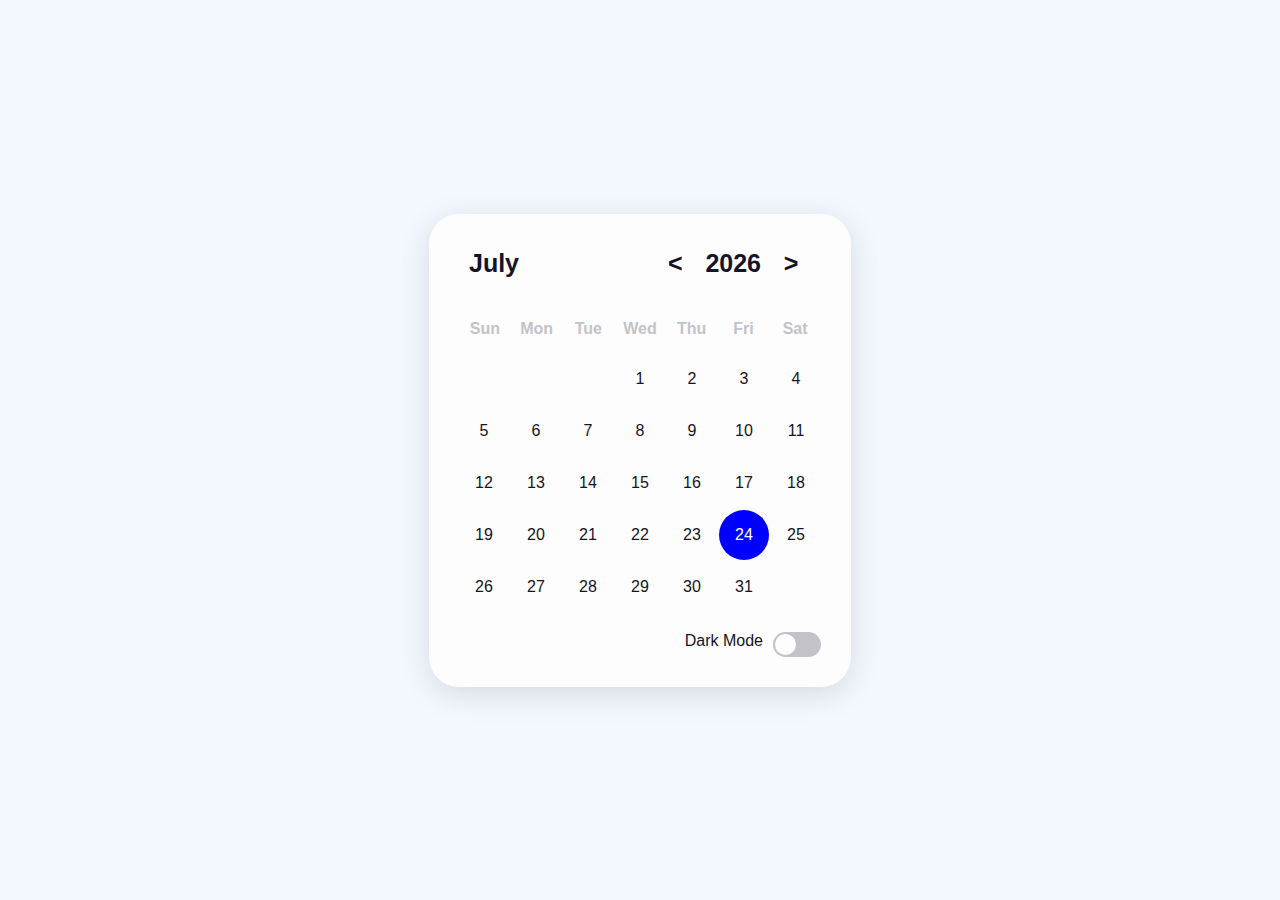
<file: calendar_UI/index.html>
<!DOCTYPE html>
<html lang="en">

<head>
    <meta charset="UTF-8">
    
    <meta name="viewport" content="width=device-width, initial-scale=1.0">
    <title>
        Calendar
    </title>
    <link rel="stylesheet" href="app.css">
    
</head>

<body class="light">

    <div class="calendar">
        <div class="calendar-header">
            <span class="month-picker" id="month-picker">February</span>
            <div class="year-picker">
                <span class="year-change" id="prev-year">
                    <pre><</pre>
                </span>
                <span id="year">2021</span>
                <span class="year-change" id="next-year">
                    <pre>></pre>
                </span>
            </div>
        </div>
        <div class="calendar-body">
            <div class="calendar-week-day">
                <div>Sun</div>
                <div>Mon</div>
                <div>Tue</div>
                <div>Wed</div>
                <div>Thu</div>
                <div>Fri</div>
                <div>Sat</div>
            </div>
            <div class="calendar-days"></div>
        </div>
        <div class="calendar-footer">
            <div class="toggle">
                <span>Dark Mode</span>
                <div class="dark-mode-switch">
                    <div class="dark-mode-switch-ident"></div>
                </div>
            </div>
        </div>
        <div class="month-list"></div>
    </div>

    <script src="app.js"></script>
</body>

</html>
</file>
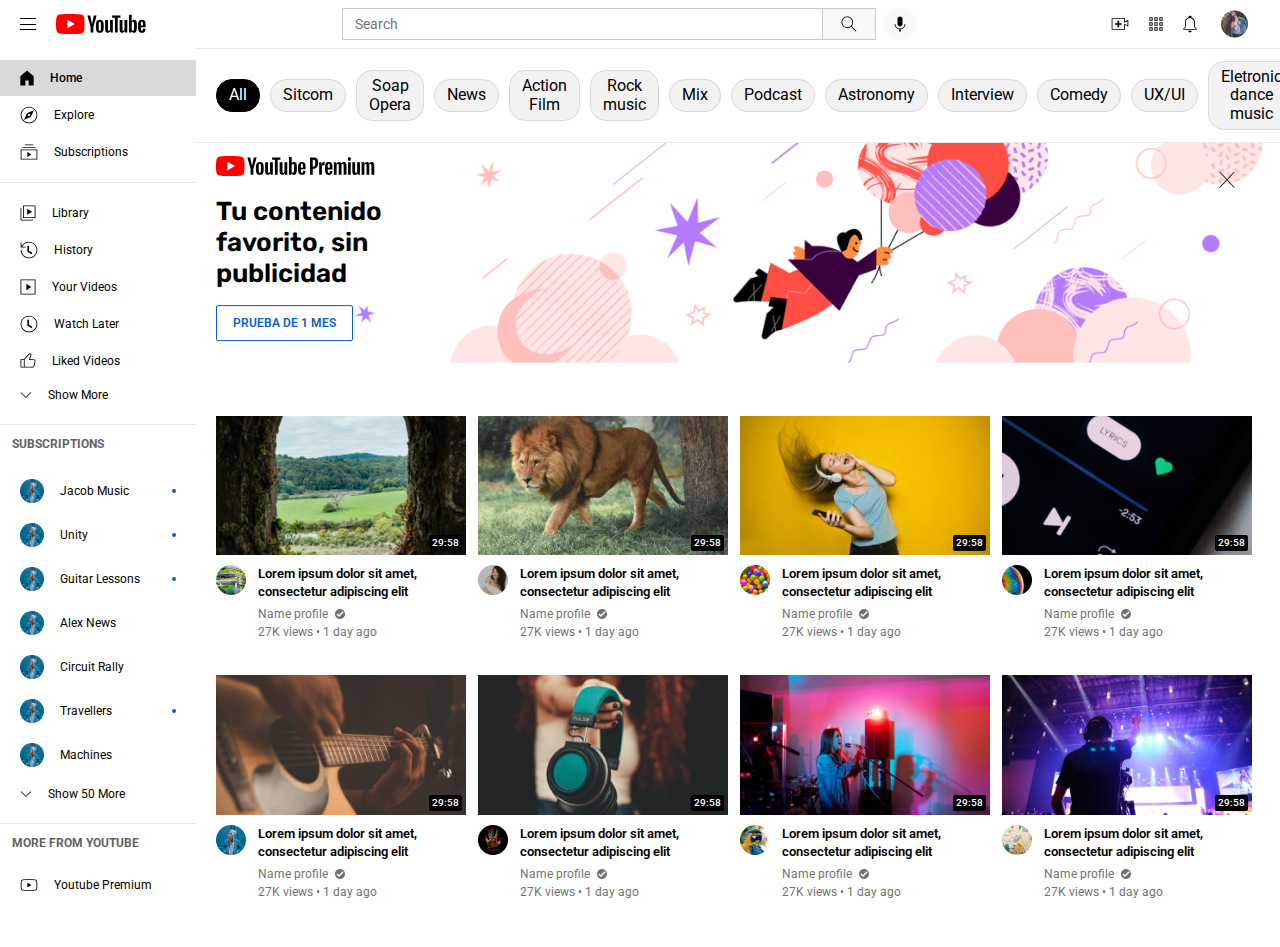
<file: Clonned_youtube/index.html>
<!DOCTYPE html>
<html lang="pt-br">
    <head>
        <meta charset="UTF-8">
        <meta http-equiv="X-UA-Compatible" content="IE=edge">
        <meta name="viewport" content="width=device-width, initial-scale=1.0">

        <!-- Google Font - Roboto -->
        <link rel="preconnect" href="https://fonts.googleapis.com">
        <link rel="preconnect" href="https://fonts.gstatic.com" crossorigin>
        <link href="https://fonts.googleapis.com/css2?family=Roboto:wght@300;400;500;700&display=swap" rel="stylesheet">

        <!-- Google Font - Rubik -->
        <link rel="preconnect" href="https://fonts.googleapis.com">
        <link rel="preconnect" href="https://fonts.gstatic.com" crossorigin>
        <link href="https://fonts.googleapis.com/css2?family=Rubik:wght@600&display=swap" rel="stylesheet">

        <!-- CSS -->
        <link rel="stylesheet" href="reset.css">
        <link rel="stylesheet" href="styles.css">

        <title>Youtube - Anuj pingua</title>
        <link rel="shortcut icon" href="./img/youtube.ico" type="image/x-icon">

    </head>
    <body>
        <header class="header">
            <div class="hamburguer">
                <button class="hamburguer__button">
                    <span class="hamburguer__item"></span>
                </button>
            </div>
            <div class="logo">
                <a href="#" class="logo__link">
                    <svg class="logo__image" width="90" height="20" viewBox="0 0 90 20" fill="none" xmlns="http://www.w3.org/2000/svg">
                        <path d="M27.9727 3.12324C27.6435 1.89323 26.6768 0.926623 25.4468 0.597366C23.2197 1.78814e-07 14.285 0 14.285 0C14.285 0 5.35042 1.78814e-07 3.12323 0.597366C1.89323 0.926623 0.926623 1.89323 0.597366 3.12324C1.78814e-07 5.35042 0 10 0 10C0 10 1.78814e-07 14.6496 0.597366 16.8768C0.926623 18.1068 1.89323 19.0734 3.12323 19.4026C5.35042 20 14.285 20 14.285 20C14.285 20 23.2197 20 25.4468 19.4026C26.6768 19.0734 27.6435 18.1068 27.9727 16.8768C28.5701 14.6496 28.5701 10 28.5701 10C28.5701 10 28.5677 5.35042 27.9727 3.12324Z" fill="#FF0000"/>
                        <path d="M11.4253 14.2854L18.8477 10.0004L11.4253 5.71533V14.2854Z" fill="white"/>
                        <path d="M34.6024 13.0036L31.3945 1.41846H34.1932L35.3174 6.6701C35.6043 7.96361 35.8136 9.06662 35.95 9.97913H36.0323C36.1264 9.32532 36.3381 8.22937 36.665 6.68892L37.8291 1.41846H40.6278L37.3799 13.0036V18.561H34.6001V13.0036H34.6024Z" fill="black"/>
                        <path d="M41.4697 18.1937C40.9053 17.8127 40.5031 17.22 40.2632 16.4157C40.0257 15.6114 39.9058 14.5437 39.9058 13.2078V11.3898C39.9058 10.0422 40.0422 8.95805 40.315 8.14196C40.5878 7.32588 41.0135 6.72851 41.592 6.35457C42.1706 5.98063 42.9302 5.79248 43.871 5.79248C44.7976 5.79248 45.5384 5.98298 46.0981 6.36398C46.6555 6.74497 47.0647 7.34234 47.3234 8.15137C47.5821 8.96275 47.7115 10.0422 47.7115 11.3898V13.2078C47.7115 14.5437 47.5845 15.6161 47.3329 16.4251C47.0812 17.2365 46.672 17.8292 46.1075 18.2031C45.5431 18.5771 44.7764 18.7652 43.8098 18.7652C42.8126 18.7675 42.0342 18.5747 41.4697 18.1937ZM44.6353 16.2323C44.7905 15.8231 44.8705 15.1575 44.8705 14.2309V10.3292C44.8705 9.43077 44.7929 8.77225 44.6353 8.35833C44.4777 7.94206 44.2026 7.7351 43.8074 7.7351C43.4265 7.7351 43.156 7.94206 43.0008 8.35833C42.8432 8.77461 42.7656 9.43077 42.7656 10.3292V14.2309C42.7656 15.1575 42.8408 15.8254 42.9914 16.2323C43.1419 16.6415 43.4123 16.8461 43.8074 16.8461C44.2026 16.8461 44.4777 16.6415 44.6353 16.2323Z" fill="black"/>
                        <path d="M56.8154 18.5634H54.6094L54.3648 17.03H54.3037C53.7039 18.1871 52.8055 18.7656 51.6061 18.7656C50.7759 18.7656 50.1621 18.4928 49.767 17.9496C49.3719 17.4039 49.1743 16.5526 49.1743 15.3955V6.03751H51.9942V15.2308C51.9942 15.7906 52.0553 16.188 52.1776 16.4256C52.2999 16.6631 52.5045 16.783 52.7914 16.783C53.036 16.783 53.2712 16.7078 53.497 16.5573C53.7228 16.4067 53.8874 16.2162 53.9979 15.9858V6.03516H56.8154V18.5634Z" fill="black"/>
                        <path d="M64.4755 3.68758H61.6768V18.5629H58.9181V3.68758H56.1194V1.42041H64.4755V3.68758Z" fill="black"/>
                        <path d="M71.2768 18.5634H69.0708L68.8262 17.03H68.7651C68.1654 18.1871 67.267 18.7656 66.0675 18.7656C65.2373 18.7656 64.6235 18.4928 64.2284 17.9496C63.8333 17.4039 63.6357 16.5526 63.6357 15.3955V6.03751H66.4556V15.2308C66.4556 15.7906 66.5167 16.188 66.639 16.4256C66.7613 16.6631 66.9659 16.783 67.2529 16.783C67.4974 16.783 67.7326 16.7078 67.9584 16.5573C68.1842 16.4067 68.3488 16.2162 68.4593 15.9858V6.03516H71.2768V18.5634Z" fill="black"/>
                        <path d="M80.6091 8.0387C80.4374 7.24849 80.1621 6.67699 79.7812 6.32186C79.4002 5.96674 78.8758 5.79035 78.2079 5.79035C77.6905 5.79035 77.206 5.93616 76.7568 6.23014C76.3076 6.52412 75.9595 6.90747 75.7149 7.38489H75.6938V0.785645H72.9774V18.5608H75.3057L75.5926 17.3755H75.6538C75.8725 17.7988 76.1994 18.1304 76.6345 18.3774C77.0696 18.622 77.5541 18.7443 78.0856 18.7443C79.0381 18.7443 79.7413 18.3045 80.1905 17.4272C80.6397 16.5476 80.8654 15.1765 80.8654 13.3092V11.3266C80.8654 9.92722 80.7784 8.82892 80.6091 8.0387ZM78.0244 13.1492C78.0244 14.0617 77.9868 14.7767 77.9115 15.2941C77.8363 15.8115 77.7116 16.1808 77.5329 16.3971C77.3565 16.6158 77.1166 16.724 76.8179 16.724C76.5851 16.724 76.3711 16.6699 76.1735 16.5594C75.976 16.4512 75.8161 16.2866 75.6938 16.0702V8.96062C75.7878 8.6196 75.9525 8.34209 76.1853 8.12337C76.4158 7.90465 76.6698 7.79646 76.9402 7.79646C77.2272 7.79646 77.4482 7.90935 77.6035 8.13278C77.761 8.35855 77.8692 8.73485 77.9304 9.26636C77.9915 9.79787 78.0221 10.5528 78.0221 11.5335V13.1492H78.0244Z" fill="black"/>
                        <path d="M84.8657 13.8712C84.8657 14.6755 84.8892 15.2776 84.9363 15.6798C84.9833 16.0819 85.0821 16.3736 85.2326 16.5594C85.3831 16.7428 85.6136 16.8345 85.9264 16.8345C86.3474 16.8345 86.639 16.6699 86.7942 16.343C86.9518 16.0161 87.0365 15.4705 87.0506 14.7085L89.4824 14.8519C89.4965 14.9601 89.5035 15.1106 89.5035 15.3011C89.5035 16.4582 89.186 17.3237 88.5534 17.8952C87.9208 18.4667 87.0247 18.7536 85.8676 18.7536C84.4777 18.7536 83.504 18.3185 82.9466 17.446C82.3869 16.5735 82.1094 15.2259 82.1094 13.4008V11.2136C82.1094 9.33452 82.3987 7.96105 82.9772 7.09558C83.5558 6.2301 84.5459 5.79736 85.9499 5.79736C86.9165 5.79736 87.6597 5.97375 88.1771 6.32888C88.6945 6.684 89.059 7.23433 89.2707 7.98457C89.4824 8.7348 89.5882 9.76961 89.5882 11.0913V13.2362H84.8657V13.8712ZM85.2232 7.96811C85.0797 8.14449 84.9857 8.43377 84.9363 8.83593C84.8892 9.2381 84.8657 9.84722 84.8657 10.6657V11.5641H86.9283V10.6657C86.9283 9.86133 86.9001 9.25221 86.846 8.83593C86.7919 8.41966 86.6931 8.12803 86.5496 7.95635C86.4062 7.78702 86.1851 7.7 85.8864 7.7C85.5854 7.70235 85.3643 7.79172 85.2232 7.96811Z" fill="black"/>
                    </svg>                        
                </a>
            </div>

            <div class="search">
                <form action="" class="search__form">
                    <input class="search__input" type="text" placeholder="Search">
                    <button class="search__button--search">
                        <svg class="search__icon search__icon--search" width="16" height="16" viewBox="0 0 16 16" fill="none" xmlns="http://www.w3.org/2000/svg">
                            <path d="M15.3917 14.8083L10.7333 10.15C11.625 9.125 12.1667 7.79167 12.1667 6.33333C12.1667 3.10833 9.55833 0.5 6.33333 0.5C3.10833 0.5 0.5 3.10833 0.5 6.33333C0.5 9.55833 3.10833 12.1667 6.33333 12.1667C7.79167 12.1667 9.125 11.625 10.15 10.7417L14.8083 15.4L15.3917 14.8083ZM6.33333 11.3333C3.575 11.3333 1.33333 9.09167 1.33333 6.33333C1.33333 3.575 3.575 1.33333 6.33333 1.33333C9.09167 1.33333 11.3333 3.575 11.3333 6.33333C11.3333 9.09167 9.09167 11.3333 6.33333 11.3333Z" fill="black"/>
                        </svg>    
                    </button>

                    <button class="search__button--voice">
                        <svg class="search__icon search__icon--voice" width="12" height="16" viewBox="0 0 12 16" fill="none" xmlns="http://www.w3.org/2000/svg">
                            <path d="M6.00004 0.5C4.61671 0.5 3.50004 1.64167 3.50004 3.05833V7.94167C3.50004 9.35833 4.61671 10.5 6.00004 10.5C7.38337 10.5 8.50004 9.35833 8.50004 7.94167V3.05833C8.50004 1.64167 7.38337 0.5 6.00004 0.5ZM11.4167 8H10.5834C10.5834 10.525 8.52504 12.5833 6.00004 12.5833C3.47504 12.5833 1.41671 10.525 1.41671 8H0.583374C0.583374 10.7 2.57504 12.9417 5.16671 13.3417V15.5H6.83337V13.3417C9.42504 12.9417 11.4167 10.7 11.4167 8Z" fill="black"/>
                        </svg>      
                    </button>
                </form>
            </div>

            <div class="header__block--right">
                <nav class="menu-user-actions">
                    <ul class="menu-user-actions__list">

                        <li class="menu-user-actions__item">
                            <div class="menu-user-create menu-user-block">
                                <a href="" class="menu-user-create__link menu-user-link">
                                    <svg class="menu-user-create__icon" width="18" height="12" viewBox="0 0 18 12" fill="none" xmlns="http://www.w3.org/2000/svg">
                                        <path d="M10.6666 6.83342H8.16663V9.33342H6.49996V6.83342H3.99996V5.16675H6.49996V2.66675H8.16663V5.16675H10.6666V6.83342ZM13.1666 1.00008H1.49996V11.0001H13.1666V5.67508L16.5 7.20008V3.13342L13.1666 4.65842V1.00008ZM14 0.166748V3.35842L17.3333 1.83341V8.50008L14 6.97508V11.8334H0.666626V0.166748H14Z" fill="black"/>
                                    </svg>       
                                </a>
                            </div>
                        </li>

                        <li class="menu-user-actions__item">
                            <div class="menu-user-apps menu-user-block">
                                <a href="" class="menu-user-apps__link menu-user-link">                                    
                                    <svg class="menu-user-apps__icon"  width="14" height="14" viewBox="0 0 14 14" fill="none" xmlns="http://www.w3.org/2000/svg">
                                        <path d="M10.3334 0.333252V3.66658H13.6667V0.333252H10.3334ZM12.8334 2.83325H11.1667V1.16659H12.8334V2.83325ZM10.3334 5.33325V8.66658H13.6667V5.33325H10.3334ZM12.8334 7.83325H11.1667V6.16658H12.8334V7.83325ZM5.33337 0.333252V3.66658H8.66671V0.333252H5.33337ZM7.83337 2.83325H6.16671V1.16659H7.83337V2.83325ZM5.33337 5.33325V8.66658H8.66671V5.33325H5.33337ZM7.83337 7.83325H6.16671V6.16658H7.83337V7.83325ZM10.3334 10.3333V13.6666H13.6667V10.3333H10.3334ZM12.8334 12.8333H11.1667V11.1666H12.8334V12.8333ZM5.33337 10.3333V13.6666H8.66671V10.3333H5.33337ZM7.83337 12.8333H6.16671V11.1666H7.83337V12.8333ZM0.333374 0.333252V3.66658H3.66671V0.333252H0.333374ZM2.83337 2.83325H1.16671V1.16659H2.83337V2.83325ZM0.333374 5.33325V8.66658H3.66671V5.33325H0.333374ZM2.83337 7.83325H1.16671V6.16658H2.83337V7.83325ZM0.333374 10.3333V13.6666H3.66671V10.3333H0.333374ZM2.83337 12.8333H1.16671V11.1666H2.83337V12.8333Z" fill="black"/>
                                    </svg>   
                                </a>
                            </div>
                        </li>

                        <li class="menu-user-actions__item">
                            <div class="menu-user-notifications menu-user-block">
                                <a href="" class="menu-user-notifications__link menu-user-link">
                                    <svg class="menu-user-notifications__icon" width="14" height="18" viewBox="0 0 14 18" fill="none" xmlns="http://www.w3.org/2000/svg">
                                        <path d="M5.33337 15.6666H8.66671C8.66671 16.5833 7.91671 17.3333 7.00004 17.3333C6.08337 17.3333 5.33337 16.5833 5.33337 15.6666ZM13.6667 13.4583V14.8333H0.333374V13.4583L2.00004 11.8916V7.59993C2.00004 5.1666 3.30004 3.24993 5.33337 2.6166V2.29993C5.33337 1.1166 6.57504 0.216596 7.82504 0.833262C8.36671 1.09993 8.66671 1.6916 8.66671 2.29993V2.62493C10.7 3.24993 12 5.17493 12 7.60826V11.8999L13.6667 13.4583ZM12.8334 13.8083L11.1667 12.2416V7.68326C11.1667 5.62493 10.175 4.04993 8.55837 3.43326C7.50837 2.9916 6.35837 3.0166 5.35837 3.45826C3.79171 4.0916 2.83337 5.65826 2.83337 7.68326V12.2416L1.16671 13.8083V13.9999H12.8334V13.8083Z" fill="black"/>
                                    </svg> 
                                </a>
                            </div>
                        </li>

                    </ul>
                </nav>

                <a href="#" class="menu-user-profile">
                    <img src="./img/user-img.png" alt="Imagem de Perfil" class="menu-user-profile__avatar">
                </a>
            </div>    
        </header>
        <main class="main">
            <aside class="sidebar">
                <nav class="menu-group">
                    <ul class="menu-group__list">
                        <li class="menu-group_item">
                            <a href="" class="menu-group__link menu-group__link--active">
                                <svg class="menu-group__icon " width="14" height="16" viewBox="0 0 14 16" fill="none" xmlns="http://www.w3.org/2000/svg">
                                    <path d="M0.333313 6.33333V15.5H5.33331V10.5H8.66665V15.5H13.6666V6.33333L6.99998 0.5L0.333313 6.33333Z" fill="black"/>
                                </svg>
                                <span class="menu-group__text">Home</span>    
                            </a>
                        </li>

                        <li class="menu-group_item">
                            <a href="" class="menu-group__link">
                                <svg class="menu-group__icon" width="18" height="18" viewBox="0 0 18 18" fill="none" xmlns="http://www.w3.org/2000/svg">
                                    <path d="M7.16669 7.16675L3.97502 14.0251L10.8334 10.8334L14.025 3.97508L7.16669 7.16675ZM9.90002 9.64175C9.72502 9.88342 9.47502 10.0417 9.18335 10.0917C9.12502 10.1001 9.05835 10.1084 9.00002 10.1084C8.76669 10.1084 8.55002 10.0417 8.35835 9.90008C8.11669 9.72508 7.95835 9.47508 7.90835 9.18342C7.85835 8.89175 7.92502 8.59175 8.10002 8.35841C8.27502 8.11675 8.52502 7.95841 8.81669 7.90841C9.10835 7.85841 9.40002 7.92508 9.64169 8.10008C9.88335 8.27508 10.0417 8.52508 10.0917 8.81675C10.1417 9.10841 10.075 9.40008 9.90002 9.64175ZM9.00002 1.50008C13.1334 1.50008 16.5 4.86675 16.5 9.00008C16.5 13.1334 13.1334 16.5001 9.00002 16.5001C4.86669 16.5001 1.50002 13.1334 1.50002 9.00008C1.50002 4.86675 4.86669 1.50008 9.00002 1.50008ZM9.00002 0.666748C4.40002 0.666748 0.666687 4.40008 0.666687 9.00008C0.666687 13.6001 4.40002 17.3334 9.00002 17.3334C13.6 17.3334 17.3334 13.6001 17.3334 9.00008C17.3334 4.40008 13.6 0.666748 9.00002 0.666748Z" fill="black"/>
                                </svg>    
                                <span class="menu-group__text">Explore</span>    
                            </a>
                        </li>

                        <li class="menu-group_item">
                            <a href="" class="menu-group__link">
                                <svg class="menu-group__icon" width="18" height="16" viewBox="0 0 18 16" fill="none" xmlns="http://www.w3.org/2000/svg">
                                    <path d="M7.33335 13V8L11.5 10.5L7.33335 13ZM13.1667 0.5H4.83335V1.33333H13.1667V0.5ZM15.6667 3H2.33335V3.83333H15.6667V3ZM17.3334 5.5H0.666687V15.5H17.3334V5.5ZM1.50002 6.33333H16.5V14.6667H1.50002V6.33333Z" fill="black"/>
                                </svg>    
                                <span class="menu-group__text">Subscriptions</span>    
                            </a>
                        </li>
                    </ul>
                </nav>

                <nav class="menu-group">
                    <ul class="menu-group__list">
                        <li class="menu-group_item">
                            <a href="" class="menu-group__link">
                                <svg class="menu-group__icon" width="16" height="16" viewBox="0 0 16 16" fill="none" xmlns="http://www.w3.org/2000/svg">
                                    <path d="M7.16667 3.83333L12.1667 6.75L7.16667 9.66667V3.83333ZM13 14.6667H1.33333V3H0.5V15.5H13V14.6667ZM15.5 13H3V0.5H15.5V13ZM3.83333 12.1667H14.6667V1.33333H3.83333V12.1667Z" fill="black"/>
                                </svg>  
                                <span class="menu-group__text">Library</span>    
                            </a>
                        </li>

                        <li class="menu-group_item">
                            <a href="" class="menu-group__link">
                                <svg class="menu-group__icon" width="18" height="18" viewBox="0 0 18 18" fill="none" xmlns="http://www.w3.org/2000/svg">
                                    <path d="M11.475 13.1251L7.33336 10.5584V4.83342H9.00003V9.63342L12.3584 11.7084L11.475 13.1251ZM17.3334 9.00008C17.3334 13.5917 13.5917 17.3334 9.00003 17.3334C4.40836 17.3334 0.666695 13.5917 0.666695 9.00008H1.50003C1.50003 13.1334 4.8667 16.5001 9.00003 16.5001C13.1334 16.5001 16.5 13.1334 16.5 9.00008C16.5 4.86675 13.1334 1.50008 9.00003 1.50008C6.3417 1.50008 3.93336 2.86675 2.5667 5.15008C2.47503 5.30008 2.38336 5.45842 2.30836 5.61675C2.30003 5.63342 2.2917 5.65008 2.28336 5.66675H5.6667V6.50008H0.633362V1.50008H1.4667V5.45008C1.50003 5.37508 1.52503 5.30841 1.55836 5.24175C1.65003 5.05841 1.75003 4.89175 1.85003 4.71675C3.35003 2.21675 6.0917 0.666748 9.00003 0.666748C13.5917 0.666748 17.3334 4.40841 17.3334 9.00008Z" fill="black"/>
                                </svg>                                      
                                <span class="menu-group__text">History</span>    
                            </a>
                        </li>

                        <li class="menu-group_item">
                            <a href="" class="menu-group__link">
                                <svg class="menu-group__icon" class="menu-group__icon" width="16" height="16" viewBox="0 0 16 16" fill="none" xmlns="http://www.w3.org/2000/svg">
                                    <path d="M6.33333 4.66667L11.3333 8L6.33333 11.3333V4.66667ZM15.5 0.5V15.5H0.5V0.5H15.5ZM14.6667 1.33333H1.33333V14.6667H14.6667V1.33333Z" fill="black"/>
                                </svg>  
                                <span class="menu-group__text">Your Videos</span>    
                            </a>
                        </li>

                        <li class="menu-group_item">
                            <a href="" class="menu-group__link">
                                <svg class="menu-group__icon" width="18" height="18" viewBox="0 0 18 18" fill="none" xmlns="http://www.w3.org/2000/svg">
                                    <path d="M11.475 13.1251L7.33335 10.5584V4.83342H9.00002V9.63342L12.3584 11.7084L11.475 13.1251ZM9.00002 1.50008C4.86669 1.50008 1.50002 4.86675 1.50002 9.00008C1.50002 13.1334 4.86669 16.5001 9.00002 16.5001C13.1334 16.5001 16.5 13.1334 16.5 9.00008C16.5 4.86675 13.1334 1.50008 9.00002 1.50008ZM9.00002 0.666748C13.6 0.666748 17.3334 4.40008 17.3334 9.00008C17.3334 13.6001 13.6 17.3334 9.00002 17.3334C4.40002 17.3334 0.666687 13.6001 0.666687 9.00008C0.666687 4.40008 4.40002 0.666748 9.00002 0.666748Z" fill="black"/>
                                </svg>    
                                <span class="menu-group__text">Watch Later</span>    
                            </a>
                        </li>

                        <li class="menu-group_item">
                            <a href="" class="menu-group__link">
                                <svg class="menu-group__icon" width="16" height="15" viewBox="0 0 16 15" fill="none" xmlns="http://www.w3.org/2000/svg">
                                    <path d="M13.6417 6.16658H10.1167L11.3833 2.04992C11.65 1.19159 10.95 0.333252 9.98333 0.333252C9.5 0.333252 9.03333 0.533252 8.71667 0.874919L3.83333 6.16658H0.5V14.4999H3.83333H4.66667H12.525C13.4083 14.4999 14.175 13.9416 14.35 13.1583L15.4667 8.15825C15.6917 7.12492 14.8167 6.16658 13.6417 6.16658ZM3.83333 13.6666H1.33333V6.99992H3.83333V13.6666ZM14.65 7.97492L13.5333 12.9749C13.45 13.3749 13.025 13.6666 12.525 13.6666H4.66667V6.49159L9.33333 1.44159C9.49167 1.26659 9.73333 1.16659 9.98333 1.16659C10.2 1.16659 10.4 1.25825 10.5083 1.41659C10.5667 1.49992 10.6333 1.63325 10.5833 1.80825L9.31667 5.92492L8.98333 6.99992H10.1083H13.6333C13.975 6.99992 14.3 7.14159 14.4917 7.38325C14.6 7.50825 14.7083 7.71659 14.65 7.97492Z" fill="black"/>
                                </svg>       
                                <span class="menu-group__text">Liked Videos</span>    
                            </a>
                        </li>

                        <li class="menu-group_item">
                            <a href="" class="menu-group__link">
                                <svg class="menu-group__icon" width="12" height="7" viewBox="0 0 12 7" fill="none" xmlns="http://www.w3.org/2000/svg">
                                    <path d="M6.00002 6.08333L0.666687 0.833333L1.25002 0.25L5.91669 4.91667L10.5834 0.25L11.1667 0.833333L6.00002 6.08333Z" fill="black"/>
                                </svg>                                        
                                <span class="menu-group__text">Show More</span>    
                            </a>
                        </li>
                    </ul>
                </nav>

                <nav class="menu-group">
                    <h3 class="menu-group__title">
                        Subscriptions
                    </h3>
                    <ul class="menu-group__list">
                        <li class="menu-group_item">
                            <a href="" class="menu-group__link">
                                <img class="menu-group__icon" src="./img/subscriptions-1.png" alt="">
                                <span class="menu-group__text">Jacob Music</span>   
                                <span class="menu-group__alert">
                                </span>
                            </a>
                        </li>

                        <li class="menu-group_item">
                            <a href="" class="menu-group__link">
                                <img class="menu-group__icon menu-group__icon--image" src="./img/subscriptions-1.png" alt="">
                                <span class="menu-group__text">Unity</span>   
                                <span class="menu-group__alert">
                                </span> 
                            </a>
                        </li>

                        <li class="menu-group_item">
                            <a href="" class="menu-group__link">
                                <img class="menu-group__icon menu-group__icon--image" src="./img/subscriptions-1.png" alt="">
                                <span class="menu-group__text">Guitar Lessons</span>   
                                <span class="menu-group__alert">
                                </span> 
                            </a>
                        </li>

                        <li class="menu-group_item">
                            <a href="" class="menu-group__link">
                                <img class="menu-group__icon menu-group__icon--image" src="./img/subscriptions-1.png" alt="">
                                <span class="menu-group__text">Alex News</span>    
                            </a>
                        </li>

                        <li class="menu-group_item">
                            <a href="" class="menu-group__link">
                                <img class="menu-group__icon menu-group__icon--image" src="./img/subscriptions-1.png" alt="">
                                <span class="menu-group__text">Circuit Rally</span>    
                            </a>
                        </li>

                        <li class="menu-group_item">
                            <a href="" class="menu-group__link">
                                <img class="menu-group__icon menu-group__icon--image" src="./img/subscriptions-1.png" alt="">
                                <span class="menu-group__text">Travellers</span>  
                                <span class="menu-group__alert"> 
                                </span>  
                            </a>
                        </li>

                        <li class="menu-group_item">
                            <a href="" class="menu-group__link">
                                <img class="menu-group__icon menu-group__icon--image" src="./img/subscriptions-1.png" alt="">
                                <span class="menu-group__text">Machines</span>    
                            </a>
                        </li>

                        <li class="menu-group_item">
                            <a href="" class="menu-group__link">
                                <svg class="menu-group__icon" width="12" height="7" viewBox="0 0 12 7" fill="none" xmlns="http://www.w3.org/2000/svg">
                                    <path d="M6.00002 6.08333L0.666687 0.833333L1.25002 0.25L5.91669 4.91667L10.5834 0.25L11.1667 0.833333L6.00002 6.08333Z" fill="black"/>
                                </svg>                                   
                                <span class="menu-group__text">Show 50 More</span>    
                            </a>
                        </li>
                    </ul>
                </nav>

                <nav class="menu-group">
                    <h3 class="menu-group__title">
                        More From Youtube
                    </h3>
                    <ul class="menu-group__list">
                        <li class="menu-group_item">
                            <a href="" class="menu-group__link">
                                <svg class="menu-group__icon" width="18" height="12" viewBox="0 0 18 12" fill="none" xmlns="http://www.w3.org/2000/svg">
                                    <path d="M7.33336 3.79175L11.5 6.00008L7.33336 8.20842V3.79175ZM9.00003 1.00008C6.89522 0.95912 4.79012 1.06493 2.70003 1.31675C2.48938 1.37583 2.29747 1.48812 2.14277 1.64282C1.98807 1.79752 1.87577 1.98943 1.8167 2.20008C1.59345 3.45418 1.48744 4.72633 1.50003 6.00008C1.48744 7.27383 1.59345 8.54599 1.8167 9.80008C1.87577 10.0107 1.98807 10.2026 2.14277 10.3573C2.29747 10.512 2.48938 10.6243 2.70003 10.6834C4.79012 10.9352 6.89522 11.041 9.00003 11.0001C11.1048 11.041 13.2099 10.9352 15.3 10.6834C15.5107 10.6243 15.7026 10.512 15.8573 10.3573C16.012 10.2026 16.1243 10.0107 16.1834 9.80008C16.4066 8.54599 16.5126 7.27383 16.5 6.00008C16.5126 4.72633 16.4066 3.45418 16.1834 2.20008C16.1243 1.98943 16.012 1.79752 15.8573 1.64282C15.7026 1.48812 15.5107 1.37583 15.3 1.31675C13.2099 1.06493 11.1048 0.95912 9.00003 1.00008ZM9.00003 0.166748C9.00003 0.166748 14.2084 0.166748 15.5084 0.516748C15.8618 0.612045 16.184 0.798422 16.4429 1.05726C16.7017 1.31609 16.8881 1.63832 16.9834 1.99175C17.2247 3.31403 17.3419 4.65598 17.3334 6.00008C17.3419 7.34418 17.2247 8.68614 16.9834 10.0084C16.8881 10.3618 16.7017 10.6841 16.4429 10.9429C16.184 11.2017 15.8618 11.3881 15.5084 11.4834C14.2084 11.8334 9.00003 11.8334 9.00003 11.8334C9.00003 11.8334 3.7917 11.8334 2.4917 11.4834C2.13827 11.3881 1.81604 11.2017 1.5572 10.9429C1.29837 10.6841 1.11199 10.3618 1.0167 10.0084C0.775327 8.68614 0.65815 7.34418 0.666695 6.00008C0.65815 4.65598 0.775327 3.31403 1.0167 1.99175C1.11199 1.63832 1.29837 1.31609 1.5572 1.05726C1.81604 0.798422 2.13827 0.612045 2.4917 0.516748C3.7917 0.166748 9.00003 0.166748 9.00003 0.166748Z" fill="black"/>
                                </svg>     
                                <span class="menu-group__text">Youtube Premium</span>    
                            </a>
                        </li>

                        <li class="menu-group_item">
                            <a href="" class="menu-group__link">
                                <svg class="menu-group__icon" width="18" height="14" viewBox="0 0 18 14" fill="none" xmlns="http://www.w3.org/2000/svg">
                                    <path d="M7.33335 6.99992H5.66669V8.66658H4.00002V6.99992H2.33335V5.33325H4.00002V3.66658H5.66669V5.33325H7.33335V6.99992ZM13.1667 7.41658C13.1667 6.72492 12.6084 6.16658 11.9167 6.16658C11.225 6.16658 10.6667 6.72492 10.6667 7.41658C10.6667 8.10825 11.225 8.66658 11.9167 8.66658C12.6084 8.66658 13.1667 8.10825 13.1667 7.41658ZM15.6667 4.91658C15.6667 4.22492 15.1084 3.66658 14.4167 3.66658C13.725 3.66658 13.1667 4.22492 13.1667 4.91658C13.1667 5.60825 13.725 6.16658 14.4167 6.16658C15.1084 6.16658 15.6667 5.60825 15.6667 4.91658ZM13.1417 1.29159L9.39169 3.39992L8.98335 3.62492L8.57502 3.39992L4.82502 1.29159L1.50002 3.15825V8.51658L8.98335 12.7166L16.4667 8.51658V3.15825L13.1417 1.29159ZM13.1417 0.333252L17.3 2.66659V8.99992L8.98335 13.6666L0.666687 8.99992V2.66659L4.82502 0.333252L8.98335 2.66659L13.1417 0.333252Z" fill="black"/>
                                </svg>                                          
                                <span class="menu-group__text">Gaming</span>    
                            </a>
                        </li>

                        <li class="menu-group_item">
                            <a href="" class="menu-group__link">
                                <svg class="menu-group__icon" width="18" height="12" viewBox="0 0 18 12" fill="none" xmlns="http://www.w3.org/2000/svg">
                                    <path d="M10.6667 6.0001C10.6667 6.91677 9.91669 7.66677 9.00002 7.66677C8.08335 7.66677 7.33335 6.91677 7.33335 6.0001C7.33335 5.08343 8.08335 4.33343 9.00002 4.33343C9.91669 4.33343 10.6667 5.08343 10.6667 6.0001ZM6.06669 3.04176L5.47502 2.45843C4.56669 3.35843 4.00002 4.61677 4.00002 6.0001C4.00002 7.38343 4.56669 8.64177 5.47502 9.54177L6.06669 8.9501C5.30835 8.2001 4.83335 7.15843 4.83335 6.0001C4.83335 4.84176 5.30835 3.8001 6.06669 3.04176ZM12.525 2.45843L11.9334 3.0501C12.6917 3.8001 13.1667 4.84176 13.1667 6.0001C13.1667 7.15843 12.6917 8.2001 11.9334 8.95843L12.525 9.5501C13.4334 8.64177 14 7.38343 14 6.0001C14 4.61677 13.4334 3.35843 12.525 2.45843ZM3.70835 0.691764L3.12502 0.100098C1.60835 1.60843 0.666687 3.7001 0.666687 6.0001C0.666687 8.3001 1.60835 10.3918 3.12502 11.9001L3.71669 11.3084C2.35002 9.9501 1.50002 8.0751 1.50002 6.0001C1.50002 3.9251 2.35002 2.0501 3.70835 0.691764ZM14.875 0.100098L14.2834 0.691764C15.65 2.0501 16.5 3.9251 16.5 6.0001C16.5 8.0751 15.65 9.9501 14.2917 11.3084L14.8834 11.9001C16.3917 10.3918 17.3334 8.3001 17.3334 6.0001C17.3334 3.7001 16.3917 1.60843 14.875 0.100098Z" fill="black"/>
                                </svg>  
                                <span class="menu-group__text">Live</span>    
                            </a>
                        </li>

                        <li class="menu-group_item">
                            <a href="" class="menu-group__link">
                                <svg class="menu-group__icon" width="14" height="14" viewBox="0 0 14 14" fill="none" xmlns="http://www.w3.org/2000/svg">
                                    <path d="M10.3333 0.333496V3.66683H13.6666V0.333496H10.3333ZM12.8333 2.8335H11.1666V1.16683H12.8333V2.8335ZM10.3333 5.3335V8.66683H13.6666V5.3335H10.3333ZM12.8333 7.8335H11.1666V6.16683H12.8333V7.8335ZM5.33331 0.333496V3.66683H8.66665V0.333496H5.33331ZM7.83331 2.8335H6.16665V1.16683H7.83331V2.8335ZM5.33331 5.3335V8.66683H8.66665V5.3335H5.33331ZM7.83331 7.8335H6.16665V6.16683H7.83331V7.8335ZM10.3333 10.3335V13.6668H13.6666V10.3335H10.3333ZM12.8333 12.8335H11.1666V11.1668H12.8333V12.8335ZM5.33331 10.3335V13.6668H8.66665V10.3335H5.33331ZM7.83331 12.8335H6.16665V11.1668H7.83331V12.8335ZM0.333313 0.333496V3.66683H3.66665V0.333496H0.333313ZM2.83331 2.8335H1.16665V1.16683H2.83331V2.8335ZM0.333313 5.3335V8.66683H3.66665V5.3335H0.333313ZM2.83331 7.8335H1.16665V6.16683H2.83331V7.8335ZM0.333313 10.3335V13.6668H3.66665V10.3335H0.333313ZM2.83331 12.8335H1.16665V11.1668H2.83331V12.8335Z" fill="black"/>
                                </svg>                                    
                                <span class="menu-group__text">Learning</span>    
                            </a>
                        </li>

                        <li class="menu-group_item">
                            <a href="" class="menu-group__link">
                                <svg class="menu-group__icon" width="14" height="18" viewBox="0 0 14 18" fill="none" xmlns="http://www.w3.org/2000/svg">
                                    <path d="M11.1666 1.49984V3.1665V3.99984V7.33317V7.75817L11.1583 8.1415C11.1166 9.9165 10.05 11.4498 8.44998 12.0582H8.43331L8.38331 12.0748L7.83331 12.2915V12.8748V14.8332V15.6665H8.66665V16.4998H9.49998H5.33331V15.6665H6.16665V14.8332V12.8748V12.2915L5.61665 12.0915L5.54998 12.0665H5.54165C3.94165 11.4582 2.87498 9.92484 2.83331 8.14984V7.75817V7.33317V3.99984V3.1665V1.49984H11.1666ZM12 0.666504H1.99998V3.1665H0.333313V3.99984V7.33317V8.1665H2.00831C2.05831 10.2748 3.35831 12.1498 5.30831 12.8665C5.31665 12.8665 5.32498 12.8665 5.33331 12.8748V14.8332H4.49998V15.6665H3.66665V17.3332H10.3333V15.6665H9.49998V14.8332H8.66665V12.8748C8.67498 12.8748 8.68331 12.8748 8.69165 12.8665C10.6333 12.1498 11.9416 10.2832 11.9916 8.1665H13.6666V7.33317V3.99984V3.1665H12V0.666504ZM12 7.33317V3.99984H12.8333V7.33317H12ZM1.16665 7.33317V3.99984H1.99998V7.33317H1.16665Z" fill="black"/>
                                </svg>                                       
                                <span class="menu-group__text">Sports</span>    
                            </a>
                        </li>
                    </ul>
                </nav>

                <nav class="menu-group">
                    <ul class="menu-group__list">
                        <li class="menu-group_item">
                            <a href="" class="menu-group__link">
                                <svg class="menu-group__icon" width="18" height="18" viewBox="0 0 18 18" fill="none" xmlns="http://www.w3.org/2000/svg">
                                    <path d="M9.00001 6.49984C10.375 6.49984 11.5 7.62484 11.5 8.99984C11.5 10.3748 10.375 11.4998 9.00001 11.4998C7.62501 11.4998 6.50001 10.3748 6.50001 8.99984C6.50001 7.62484 7.62501 6.49984 9.00001 6.49984ZM9.00001 5.6665C7.15834 5.6665 5.66668 7.15817 5.66668 8.99984C5.66668 10.8415 7.15834 12.3332 9.00001 12.3332C10.8417 12.3332 12.3333 10.8415 12.3333 8.99984C12.3333 7.15817 10.8417 5.6665 9.00001 5.6665ZM10.0167 1.49984L10.475 3.33317L10.5833 3.75817L11 3.90817C11.5083 4.09984 11.9917 4.37484 12.4333 4.72484L12.7667 4.9915L13.1833 4.87484L14.9917 4.35817L16.0083 6.1165L14.65 7.4415L14.3417 7.7415L14.4083 8.1665C14.45 8.43317 14.475 8.69984 14.475 8.98317C14.475 9.2665 14.45 9.53317 14.4083 9.79984L14.3417 10.2248L14.65 10.5248L16.0083 11.8498L14.9917 13.6082L13.1833 13.0915L12.7667 12.9748L12.4333 13.2415C11.9917 13.5998 11.5083 13.8748 11 14.0582L10.5833 14.2082L10.475 14.6332L10.0167 16.4998H7.98334L7.52501 14.6665L7.41668 14.2415L7.00001 14.0915C6.50001 13.8998 6.01668 13.6248 5.56668 13.2665L5.23335 12.9998L4.81668 13.1165L3.00835 13.6332L2.00001 11.8665L3.35835 10.5415L3.66668 10.2415L3.60001 9.8165C3.55835 9.54984 3.53335 9.27484 3.53335 8.99984C3.53335 8.72484 3.55835 8.44984 3.60001 8.18317L3.66668 7.75817L3.35835 7.45817L2.00001 6.13317L3.01668 4.37484L4.82501 4.8915L5.24168 5.00817L5.57501 4.7415C6.01668 4.37484 6.50001 4.09984 7.00834 3.9165L7.42501 3.7665L7.53334 3.3415L7.98334 1.49984H10.0167ZM10.6667 0.666504H7.33334L6.71668 3.13317C6.10835 3.35817 5.55001 3.68317 5.05001 4.08317L2.61668 3.3915L0.950012 6.27484L2.77501 8.04984C2.72501 8.35817 2.70001 8.67484 2.70001 8.99984C2.70001 9.32484 2.72501 9.6415 2.77501 9.94984L0.950012 11.7248L2.61668 14.6082L5.05001 13.9165C5.55001 14.3165 6.10835 14.6415 6.71668 14.8665L7.33334 17.3332H10.6667L11.2833 14.8665C11.8917 14.6415 12.45 14.3165 12.95 13.9165L15.3833 14.6082L17.05 11.7248L15.225 9.94984C15.275 9.6415 15.3 9.32484 15.3 8.99984C15.3 8.67484 15.275 8.35817 15.225 8.04984L17.05 6.27484L15.3833 3.3915L12.95 4.08317C12.45 3.68317 11.8917 3.35817 11.2833 3.13317L10.6667 0.666504Z" fill="black"/>
                                </svg>                                                                            
                                <span class="menu-group__text">Settings</span>    
                            </a>
                        </li>

                        <li class="menu-group_item">
                            <a href="" class="menu-group__link">
                                <svg class="menu-group__icon" width="13" height="16" viewBox="0 0 13 16" fill="none" xmlns="http://www.w3.org/2000/svg">
                                    <path d="M6.98335 1.33333L7.18335 2.33333L7.31669 3H8.00002H11.8334V8.83333H7.51669L7.31669 7.83333L7.18335 7.16667H6.50002H1.00002V1.33333H6.98335ZM7.66669 0.5H0.166687V15.5H1.00002V8H6.50002L6.83335 9.66667H12.6667V2.16667H8.00002L7.66669 0.5Z" fill="black"/>
                                </svg>                                      
                                <span class="menu-group__text">Report history</span>    
                            </a>
                        </li>

                        <li class="menu-group_item">
                            <a href="" class="menu-group__link">
                                <svg class="menu-group__icon" width="18" height="18" viewBox="0 0 18 18" fill="none" xmlns="http://www.w3.org/2000/svg">
                                    <path d="M11.8 7.29984C11.8 8.20817 11.2417 8.6915 10.7084 9.1665C10.2667 9.55817 9.85002 9.9165 9.74169 10.4998L9.70835 10.6665H8.25002L8.27502 10.4332C8.39169 9.45817 8.94169 8.9665 9.50002 8.5415C9.93335 8.20817 10.3417 7.89984 10.3417 7.29984C10.3417 6.87484 10.15 6.4915 9.81669 6.22484C9.48335 5.9665 9.05002 5.87484 8.63335 5.98317C8.14169 6.10817 7.75835 6.5415 7.64169 7.09984L7.60002 7.33317H6.14169L6.19169 6.98317C6.35835 5.8165 7.15002 4.87484 8.20835 4.5915C9.08335 4.34984 9.99169 4.52484 10.6917 5.0665C11.4 5.59984 11.8 6.4165 11.8 7.29984ZM9.00002 13.9998C9.45835 13.9998 9.83335 13.6248 9.83335 13.1665C9.83335 12.7082 9.45835 12.3332 9.00002 12.3332C8.54169 12.3332 8.16669 12.7082 8.16669 13.1665C8.16669 13.6248 8.54169 13.9998 9.00002 13.9998ZM9.00002 1.49984C4.86669 1.49984 1.50002 4.8665 1.50002 8.99984C1.50002 13.1332 4.86669 16.4998 9.00002 16.4998C13.1334 16.4998 16.5 13.1332 16.5 8.99984C16.5 4.8665 13.1334 1.49984 9.00002 1.49984ZM9.00002 0.666504C13.6 0.666504 17.3334 4.39984 17.3334 8.99984C17.3334 13.5998 13.6 17.3332 9.00002 17.3332C4.40002 17.3332 0.666687 13.5998 0.666687 8.99984C0.666687 4.39984 4.40002 0.666504 9.00002 0.666504Z" fill="black"/>
                                </svg>                                                                       
                                <span class="menu-group__text">Help</span>    
                            </a>
                        </li>
                    </ul>
                </nav>
                
            </aside>

            <div class="main-content">
                <section class="categories">
                    <ul class="categories__list">
                        <li class="categories__item">
                            <button class="categories__button categories__button--active">
                                All
                            </button>
                        </li>

                        <li>
                            <button class="categories__button">
                                Sitcom
                            </button>
                        </li>

                        <li>
                            <button class="categories__button">
                                Soap Opera
                            </button>
                        </li>

                        <li>
                            <button class="categories__button">
                                News
                            </button>
                        </li>

                        <li>
                            <button class="categories__button">
                                Action Film
                            </button>
                        </li>

                        <li>
                            <button class="categories__button">
                                Rock music
                            </button>
                        </li>

                        <li>
                            <button class="categories__button">
                                Mix
                            </button>
                        </li>

                        <li>
                            <button class="categories__button">
                                Podcast
                            </button>
                        </li>

                        <li>
                            <button class="categories__button">
                                Astronomy
                            </button>
                        </li>

                        <li>
                            <button class="categories__button">
                                Interview
                            </button>
                        </li>

                        <li>
                            <button class="categories__button">
                                Comedy
                            </button>
                        </li>

                        <li>
                            <button class="categories__button">
                                UX/UI
                            </button>
                        </li>

                        <li>
                            <button class="categories__button">
                                Eletronic dance music
                            </button>
                        </li>

                        <li>
                            <button class="categories__button">
                               Live
                            </button>
                        </li>
                    </ul>
                </section>

                <section class="banner">
                    <img src="./img/banner.png" alt="Tu contenido favorito, sin publicidad" class="banner__img">
                    <div class="banner_info">
                        <svg class="banner__logo" width="159" height="20" viewBox="0 0 159 20" fill="none" xmlns="http://www.w3.org/2000/svg">
                            <path d="M27.9727 3.12324C27.6435 1.89323 26.6768 0.926623 25.4468 0.597366C23.2197 1.78814e-07 14.285 0 14.285 0C14.285 0 5.35042 1.78814e-07 3.12323 0.597366C1.89323 0.926623 0.926623 1.89323 0.597366 3.12324C1.78814e-07 5.35042 0 10 0 10C0 10 1.78814e-07 14.6496 0.597366 16.8768C0.926623 18.1068 1.89323 19.0734 3.12323 19.4026C5.35042 20 14.285 20 14.285 20C14.285 20 23.2197 20 25.4468 19.4026C26.6768 19.0734 27.6435 18.1068 27.9727 16.8768C28.5701 14.6496 28.5701 10 28.5701 10C28.5701 10 28.5677 5.35042 27.9727 3.12324Z" fill="#FF0000"/>
                            <path d="M11.4253 14.2854L18.8477 10.0004L11.4253 5.71533V14.2854Z" fill="white"/>
                            <path d="M34.6024 13.0036L31.3945 1.41846H34.1932L35.3174 6.6701C35.6043 7.96361 35.8136 9.06662 35.95 9.97913H36.0323C36.1264 9.32532 36.3381 8.22937 36.665 6.68892L37.8291 1.41846H40.6278L37.3799 13.0036V18.561H34.6001V13.0036H34.6024Z" fill="black"/>
                            <path d="M41.4697 18.1937C40.9053 17.8127 40.5031 17.22 40.2632 16.4157C40.0257 15.6114 39.9058 14.5437 39.9058 13.2078V11.3898C39.9058 10.0422 40.0422 8.95805 40.315 8.14196C40.5878 7.32588 41.0135 6.72851 41.592 6.35457C42.1706 5.98063 42.9302 5.79248 43.871 5.79248C44.7976 5.79248 45.5384 5.98298 46.0981 6.36398C46.6555 6.74497 47.0647 7.34234 47.3234 8.15137C47.5821 8.96275 47.7115 10.0422 47.7115 11.3898V13.2078C47.7115 14.5437 47.5845 15.6161 47.3329 16.4251C47.0812 17.2365 46.672 17.8292 46.1075 18.2031C45.5431 18.5771 44.7764 18.7652 43.8098 18.7652C42.8126 18.7675 42.0342 18.5747 41.4697 18.1937ZM44.6353 16.2323C44.7905 15.8231 44.8705 15.1575 44.8705 14.2309V10.3292C44.8705 9.43077 44.7929 8.77225 44.6353 8.35833C44.4777 7.94206 44.2026 7.7351 43.8074 7.7351C43.4265 7.7351 43.156 7.94206 43.0008 8.35833C42.8432 8.77461 42.7656 9.43077 42.7656 10.3292V14.2309C42.7656 15.1575 42.8408 15.8254 42.9914 16.2323C43.1419 16.6415 43.4123 16.8461 43.8074 16.8461C44.2026 16.8461 44.4777 16.6415 44.6353 16.2323Z" fill="black"/>
                            <path d="M56.8154 18.5634H54.6094L54.3648 17.03H54.3037C53.7039 18.1871 52.8055 18.7656 51.6061 18.7656C50.7759 18.7656 50.1621 18.4928 49.767 17.9496C49.3719 17.4039 49.1743 16.5526 49.1743 15.3955V6.03751H51.9942V15.2308C51.9942 15.7906 52.0553 16.188 52.1776 16.4256C52.2999 16.6631 52.5045 16.783 52.7914 16.783C53.036 16.783 53.2712 16.7078 53.497 16.5573C53.7228 16.4067 53.8874 16.2162 53.9979 15.9858V6.03516H56.8154V18.5634Z" fill="black"/>
                            <path d="M64.4755 3.68758H61.6768V18.5629H58.9181V3.68758H56.1194V1.42041H64.4755V3.68758Z" fill="black"/>
                            <path d="M71.2768 18.5634H69.0708L68.8262 17.03H68.7651C68.1654 18.1871 67.267 18.7656 66.0675 18.7656C65.2373 18.7656 64.6235 18.4928 64.2284 17.9496C63.8333 17.4039 63.6357 16.5526 63.6357 15.3955V6.03751H66.4556V15.2308C66.4556 15.7906 66.5167 16.188 66.639 16.4256C66.7613 16.6631 66.9659 16.783 67.2529 16.783C67.4974 16.783 67.7326 16.7078 67.9584 16.5573C68.1842 16.4067 68.3488 16.2162 68.4593 15.9858V6.03516H71.2768V18.5634Z" fill="black"/>
                            <path d="M80.6091 8.0387C80.4374 7.24849 80.1621 6.67699 79.7812 6.32186C79.4002 5.96674 78.8758 5.79035 78.2079 5.79035C77.6905 5.79035 77.206 5.93616 76.7568 6.23014C76.3076 6.52412 75.9595 6.90747 75.7149 7.38489H75.6938V0.785645H72.9774V18.5608H75.3057L75.5926 17.3755H75.6538C75.8725 17.7988 76.1994 18.1304 76.6345 18.3774C77.0696 18.622 77.5541 18.7443 78.0856 18.7443C79.0381 18.7443 79.7413 18.3045 80.1905 17.4272C80.6397 16.5476 80.8654 15.1765 80.8654 13.3092V11.3266C80.8654 9.92722 80.7784 8.82892 80.6091 8.0387ZM78.0244 13.1492C78.0244 14.0617 77.9868 14.7767 77.9115 15.2941C77.8363 15.8115 77.7116 16.1808 77.5329 16.3971C77.3565 16.6158 77.1166 16.724 76.8179 16.724C76.5851 16.724 76.3711 16.6699 76.1735 16.5594C75.976 16.4512 75.8161 16.2866 75.6938 16.0702V8.96062C75.7878 8.6196 75.9525 8.34209 76.1853 8.12337C76.4158 7.90465 76.6698 7.79646 76.9402 7.79646C77.2272 7.79646 77.4482 7.90935 77.6035 8.13278C77.761 8.35855 77.8692 8.73485 77.9304 9.26636C77.9915 9.79787 78.0221 10.5528 78.0221 11.5335V13.1492H78.0244Z" fill="black"/>
                            <path d="M84.8657 13.8712C84.8657 14.6755 84.8892 15.2776 84.9363 15.6798C84.9833 16.0819 85.0821 16.3736 85.2326 16.5594C85.3831 16.7428 85.6136 16.8345 85.9264 16.8345C86.3474 16.8345 86.639 16.6699 86.7942 16.343C86.9518 16.0161 87.0365 15.4705 87.0506 14.7085L89.4824 14.8519C89.4965 14.9601 89.5035 15.1106 89.5035 15.3011C89.5035 16.4582 89.186 17.3237 88.5534 17.8952C87.9208 18.4667 87.0247 18.7536 85.8676 18.7536C84.4777 18.7536 83.504 18.3185 82.9466 17.446C82.3869 16.5735 82.1094 15.2259 82.1094 13.4008V11.2136C82.1094 9.33452 82.3987 7.96105 82.9772 7.09558C83.5558 6.2301 84.5459 5.79736 85.9499 5.79736C86.9165 5.79736 87.6597 5.97375 88.1771 6.32888C88.6945 6.684 89.059 7.23433 89.2707 7.98457C89.4824 8.7348 89.5882 9.76961 89.5882 11.0913V13.2362H84.8657V13.8712ZM85.2232 7.96811C85.0797 8.14449 84.9857 8.43377 84.9363 8.83593C84.8892 9.2381 84.8657 9.84722 84.8657 10.6657V11.5641H86.9283V10.6657C86.9283 9.86133 86.9001 9.25221 86.846 8.83593C86.7919 8.41966 86.6931 8.12803 86.5496 7.95635C86.4062 7.78702 86.1851 7.7 85.8864 7.7C85.5854 7.70235 85.3643 7.79172 85.2232 7.96811Z" fill="black"/>
                            <path d="M102.13 6.4051V7.0551C102.13 10.5051 100.6 12.5351 97.25 12.5351H96.74V18.5351H94V1.4751H97.49C100.68 1.4751 102.13 2.8251 102.13 6.4051ZM99.25 6.6551C99.25 4.1651 98.8 3.5651 97.25 3.5651H96.74V10.5651H97.21C98.68 10.5651 99.21 9.5051 99.21 7.1951L99.25 6.6551Z" fill="black"/>
                            <path d="M108.6 5.88514L108.46 9.13514C107.29 8.89514 106.33 9.05514 105.86 9.82514V18.6051H103.19V6.05514H105.36L105.6 8.76514H105.7C105.98 6.76514 106.9 5.76514 108.09 5.76514C108.26 5.78514 108.44 5.82514 108.6 5.88514Z" fill="black"/>
                            <path d="M111.73 13.3047V13.9347C111.73 16.1447 111.85 16.9347 112.79 16.9347C113.73 16.9347 113.89 16.2447 113.91 14.8147L116.34 14.9547C116.52 17.6547 115.11 18.8547 112.73 18.8547C109.83 18.8547 108.97 16.9547 108.97 13.5047V11.2747C108.97 7.63475 109.97 5.86475 112.81 5.86475C115.65 5.86475 116.45 7.37475 116.45 11.1547V13.3047H111.73ZM111.73 10.7247V11.6247H113.79V10.7347C113.79 8.43475 113.63 7.73475 112.79 7.73475C111.95 7.73475 111.79 8.40475 111.79 10.7347L111.73 10.7247Z" fill="black"/>
                            <path d="M130.48 9.15534V18.6153H127.66V9.36534C127.66 8.36534 127.39 7.83534 126.78 7.83534C126.24 7.85534 125.76 8.17534 125.53 8.65534C125.54 8.82534 125.54 8.99534 125.53 9.16534V18.6253H122.74V9.36534C122.74 8.36534 122.47 7.83534 121.86 7.83534C121.33 7.85534 120.86 8.16534 120.63 8.63534V18.6353H117.86V6.05534H120.09L120.34 7.64534C120.85 6.52534 121.97 5.79534 123.2 5.78534C124.25 5.71534 125.18 6.45534 125.36 7.48534C125.91 6.47534 126.97 5.83534 128.12 5.82534C129.86 5.83534 130.48 7.05534 130.48 9.15534Z" fill="black"/>
                            <path d="M131.86 2.88502C131.86 1.53502 132.35 1.14502 133.39 1.14502C134.43 1.14502 134.92 1.59502 134.92 2.88502C134.92 4.17502 134.45 4.62502 133.39 4.62502C132.33 4.62502 131.86 4.27502 131.86 2.88502ZM132.05 6.05502H134.75V18.615H132.05V6.05502Z" fill="black"/>
                            <path d="M143.96 6.05518V18.6152H141.76L141.51 17.0552H141.45C140.99 18.1352 139.92 18.8252 138.75 18.7952C137.08 18.7952 136.32 17.7352 136.32 15.4252V6.05518H139.14V15.2452C139.14 16.3452 139.37 16.7952 139.94 16.7952C140.46 16.7752 140.92 16.4652 141.14 15.9952V6.05518H143.96Z" fill="black"/>
                            <path d="M158.26 9.15454V18.6145H155.44V9.36454C155.44 8.36454 155.17 7.83454 154.56 7.83454C154.02 7.85454 153.54 8.17454 153.31 8.65454C153.32 8.82454 153.32 8.99454 153.31 9.16454V18.6245H150.52V9.36454C150.52 8.36454 150.25 7.83454 149.64 7.83454C149.11 7.85454 148.64 8.16454 148.41 8.63454V18.6345H145.6V6.05454H147.86L148.1 7.64454C148.61 6.52454 149.73 5.79454 150.96 5.78454C152 5.71454 152.93 6.42454 153.13 7.44454C153.68 6.45454 154.73 5.83454 155.86 5.82454C157.61 5.83454 158.26 7.05454 158.26 9.15454Z" fill="black"/>
                        </svg>    
                        <h2 class="banner__title">
                            Tu contenido favorito, sin publicidad
                        </h2>
                        <a href="" class="banner__link">
                            Prueba de 1 mes
                        </a>
                    </div>

                    <button class="banner__close">
                        <svg class="banner__icon" width="16" height="16" viewBox="0 0 16 16" fill="none" xmlns="http://www.w3.org/2000/svg">
                            <path d="M1.06667 16L16 0H14.9333L0 16H1.06667ZM1.06667 0H0L14.9333 16H16L1.06667 0Z" fill="black"/>
                        </svg>
                    </button>
                </section>

                <section class="gallery">
                    <ul class="gallery__list">

                        <li class="gallery__item">
                            <div class="gallery-video">
                              <div class="gallery-video__thumb">
                                <img src="./img/video-1.png" alt="Lorem ipsum dolor sit amet, consectetur adipiscing elit" class="gallery-video__image">
                                <span class="gallery-video__time">
                                  29:58
                                </span>
                              </div>
                              <div class="gallery-video__info">
                                <div class="gallery-video__block--left">
                                  <img src="./img/avatar-video-1.png" alt="John Doe" class="gallery-video__avatar">
                                </div>
                                <div class="gallery-video__block--right">
                                  <span class="gallery-video__name">
                                    Lorem ipsum dolor sit amet, consectetur adipiscing elit
                                  </span>
                                  <span class="gallery-video__name-user">
                                    Name profile
                                    <svg class="gallery-video__icon--check" width="12" height="12" viewBox="0 0 12 12" fill="none" xmlns="http://www.w3.org/2000/svg">
                                      <path fill-rule="evenodd" clip-rule="evenodd" d="M6 1C3.24 1 1 3.24 1 6C1 8.76 3.24 11 6 11C8.76 11 11 8.76 11 6C11 3.24 8.76 1 6 1ZM4.96 8.965L2.485 6.49L3.51 5.465L4.96 6.915L8.635 3.24L9.66 4.265L4.96 8.965Z" fill="#727272"/>
                                    </svg>
                                  </span>
                                  <span class="gallery-video__text">
                                    27K views • 1 day ago
                                  </span>
                                </div>
                              </div>
                            </div>
                        </li>

                        <li class="gallery__item">
                            <div class="gallery-video">
                              <div class="gallery-video__thumb">
                                <img src="./img/video-2.png" alt="Lorem ipsum dolor sit amet, consectetur adipiscing elit" class="gallery-video__image">
                                <span class="gallery-video__time">
                                  29:58
                                </span>
                              </div>
                              <div class="gallery-video__info">
                                <div class="gallery-video__block--left">
                                  <img src="./img/avatar-video-2.png" alt="John Doe" class="gallery-video__avatar">
                                </div>
                                <div class="gallery-video__block--right">
                                  <span class="gallery-video__name">
                                    Lorem ipsum dolor sit amet, consectetur adipiscing elit
                                  </span>
                                  <span class="gallery-video__name-user">
                                    Name profile
                                    <svg class="gallery-video__icon--check" width="12" height="12" viewBox="0 0 12 12" fill="none" xmlns="http://www.w3.org/2000/svg">
                                      <path fill-rule="evenodd" clip-rule="evenodd" d="M6 1C3.24 1 1 3.24 1 6C1 8.76 3.24 11 6 11C8.76 11 11 8.76 11 6C11 3.24 8.76 1 6 1ZM4.96 8.965L2.485 6.49L3.51 5.465L4.96 6.915L8.635 3.24L9.66 4.265L4.96 8.965Z" fill="#727272"/>
                                    </svg>
                                  </span>
                                  <span class="gallery-video__text">
                                    27K views • 1 day ago
                                  </span>
                                </div>
                              </div>
                            </div>
                        </li>

                        <li class="gallery__item">
                            <div class="gallery-video">
                              <div class="gallery-video__thumb">
                                <img src="./img/video-3.png" alt="Lorem ipsum dolor sit amet, consectetur adipiscing elit" class="gallery-video__image">
                                <span class="gallery-video__time">
                                  29:58
                                </span>
                              </div>
                              <div class="gallery-video__info">
                                <div class="gallery-video__block--left">
                                  <img src="./img/avatar-video-3.png" alt="John Doe" class="gallery-video__avatar">
                                </div>
                                <div class="gallery-video__block--right">
                                  <span class="gallery-video__name">
                                    Lorem ipsum dolor sit amet, consectetur adipiscing elit
                                  </span>
                                  <span class="gallery-video__name-user">
                                    Name profile
                                    <svg class="gallery-video__icon--check" width="12" height="12" viewBox="0 0 12 12" fill="none" xmlns="http://www.w3.org/2000/svg">
                                      <path fill-rule="evenodd" clip-rule="evenodd" d="M6 1C3.24 1 1 3.24 1 6C1 8.76 3.24 11 6 11C8.76 11 11 8.76 11 6C11 3.24 8.76 1 6 1ZM4.96 8.965L2.485 6.49L3.51 5.465L4.96 6.915L8.635 3.24L9.66 4.265L4.96 8.965Z" fill="#727272"/>
                                    </svg>
                                  </span>
                                  <span class="gallery-video__text">
                                    27K views • 1 day ago
                                  </span>
                                </div>
                              </div>
                            </div>
                        </li>

                        <li class="gallery__item">
                            <div class="gallery-video">
                              <div class="gallery-video__thumb">
                                <img src="./img/video-4.png" alt="Lorem ipsum dolor sit amet, consectetur adipiscing elit" class="gallery-video__image">
                                <span class="gallery-video__time">
                                  29:58
                                </span>
                              </div>
                              <div class="gallery-video__info">
                                <div class="gallery-video__block--left">
                                  <img src="./img/avatar-video-4.png" alt="John Doe" class="gallery-video__avatar">
                                </div>
                                <div class="gallery-video__block--right">
                                  <span class="gallery-video__name">
                                    Lorem ipsum dolor sit amet, consectetur adipiscing elit
                                  </span>
                                  <span class="gallery-video__name-user">
                                    Name profile
                                    <svg class="gallery-video__icon--check" width="12" height="12" viewBox="0 0 12 12" fill="none" xmlns="http://www.w3.org/2000/svg">
                                      <path fill-rule="evenodd" clip-rule="evenodd" d="M6 1C3.24 1 1 3.24 1 6C1 8.76 3.24 11 6 11C8.76 11 11 8.76 11 6C11 3.24 8.76 1 6 1ZM4.96 8.965L2.485 6.49L3.51 5.465L4.96 6.915L8.635 3.24L9.66 4.265L4.96 8.965Z" fill="#727272"/>
                                    </svg>
                                  </span>
                                  <span class="gallery-video__text">
                                    27K views • 1 day ago
                                  </span>
                                </div>
                              </div>
                            </div>
                        </li>

                        <li class="gallery__item">
                            <div class="gallery-video">
                              <div class="gallery-video__thumb">
                                <img src="./img/video-5.png" alt="Lorem ipsum dolor sit amet, consectetur adipiscing elit" class="gallery-video__image">
                                <span class="gallery-video__time">
                                  29:58
                                </span>
                              </div>
                              <div class="gallery-video__info">
                                <div class="gallery-video__block--left">
                                  <img src="./img/avatar-video-5.png" alt="John Doe" class="gallery-video__avatar">
                                </div>
                                <div class="gallery-video__block--right">
                                  <span class="gallery-video__name">
                                    Lorem ipsum dolor sit amet, consectetur adipiscing elit
                                  </span>
                                  <span class="gallery-video__name-user">
                                    Name profile
                                    <svg class="gallery-video__icon--check" width="12" height="12" viewBox="0 0 12 12" fill="none" xmlns="http://www.w3.org/2000/svg">
                                      <path fill-rule="evenodd" clip-rule="evenodd" d="M6 1C3.24 1 1 3.24 1 6C1 8.76 3.24 11 6 11C8.76 11 11 8.76 11 6C11 3.24 8.76 1 6 1ZM4.96 8.965L2.485 6.49L3.51 5.465L4.96 6.915L8.635 3.24L9.66 4.265L4.96 8.965Z" fill="#727272"/>
                                    </svg>
                                  </span>
                                  <span class="gallery-video__text">
                                    27K views • 1 day ago
                                  </span>
                                </div>
                              </div>
                            </div>
                        </li>

                        <li class="gallery__item">
                            <div class="gallery-video">
                              <div class="gallery-video__thumb">
                                <img src="./img/video-6.png" alt="Lorem ipsum dolor sit amet, consectetur adipiscing elit" class="gallery-video__image">
                                <span class="gallery-video__time">
                                  29:58
                                </span>
                              </div>
                              <div class="gallery-video__info">
                                <div class="gallery-video__block--left">
                                  <img src="./img/avatar-video-6.png" alt="John Doe" class="gallery-video__avatar">
                                </div>
                                <div class="gallery-video__block--right">
                                  <span class="gallery-video__name">
                                    Lorem ipsum dolor sit amet, consectetur adipiscing elit
                                  </span>
                                  <span class="gallery-video__name-user">
                                    Name profile
                                    <svg class="gallery-video__icon--check" width="12" height="12" viewBox="0 0 12 12" fill="none" xmlns="http://www.w3.org/2000/svg">
                                      <path fill-rule="evenodd" clip-rule="evenodd" d="M6 1C3.24 1 1 3.24 1 6C1 8.76 3.24 11 6 11C8.76 11 11 8.76 11 6C11 3.24 8.76 1 6 1ZM4.96 8.965L2.485 6.49L3.51 5.465L4.96 6.915L8.635 3.24L9.66 4.265L4.96 8.965Z" fill="#727272"/>
                                    </svg>
                                  </span>
                                  <span class="gallery-video__text">
                                    27K views • 1 day ago
                                  </span>
                                </div>
                              </div>
                            </div>
                        </li>

                        <li class="gallery__item">
                            <div class="gallery-video">
                              <div class="gallery-video__thumb">
                                <img src="./img/video-7.png" alt="Lorem ipsum dolor sit amet, consectetur adipiscing elit" class="gallery-video__image">
                                <span class="gallery-video__time">
                                  29:58
                                </span>
                              </div>
                              <div class="gallery-video__info">
                                <div class="gallery-video__block--left">
                                  <img src="./img/avatar-video-7.png" alt="John Doe" class="gallery-video__avatar">
                                </div>
                                <div class="gallery-video__block--right">
                                  <span class="gallery-video__name">
                                    Lorem ipsum dolor sit amet, consectetur adipiscing elit
                                  </span>
                                  <span class="gallery-video__name-user">
                                    Name profile
                                    <svg class="gallery-video__icon--check" width="12" height="12" viewBox="0 0 12 12" fill="none" xmlns="http://www.w3.org/2000/svg">
                                      <path fill-rule="evenodd" clip-rule="evenodd" d="M6 1C3.24 1 1 3.24 1 6C1 8.76 3.24 11 6 11C8.76 11 11 8.76 11 6C11 3.24 8.76 1 6 1ZM4.96 8.965L2.485 6.49L3.51 5.465L4.96 6.915L8.635 3.24L9.66 4.265L4.96 8.965Z" fill="#727272"/>
                                    </svg>
                                  </span>
                                  <span class="gallery-video__text">
                                    27K views • 1 day ago
                                  </span>
                                </div>
                              </div>
                            </div>
                        </li>

                        <li class="gallery__item">
                            <div class="gallery-video">
                              <div class="gallery-video__thumb">
                                <img src="./img/video-8.png" alt="Lorem ipsum dolor sit amet, consectetur adipiscing elit" class="gallery-video__image">
                                <span class="gallery-video__time">
                                  29:58
                                </span>
                              </div>
                              <div class="gallery-video__info">
                                <div class="gallery-video__block--left">
                                  <img src="./img/avatar-video-8.png" alt="John Doe" class="gallery-video__avatar">
                                </div>
                                <div class="gallery-video__block--right">
                                  <span class="gallery-video__name">
                                    Lorem ipsum dolor sit amet, consectetur adipiscing elit
                                  </span>
                                  <span class="gallery-video__name-user">
                                    Name profile
                                    <svg class="gallery-video__icon--check" width="12" height="12" viewBox="0 0 12 12" fill="none" xmlns="http://www.w3.org/2000/svg">
                                      <path fill-rule="evenodd" clip-rule="evenodd" d="M6 1C3.24 1 1 3.24 1 6C1 8.76 3.24 11 6 11C8.76 11 11 8.76 11 6C11 3.24 8.76 1 6 1ZM4.96 8.965L2.485 6.49L3.51 5.465L4.96 6.915L8.635 3.24L9.66 4.265L4.96 8.965Z" fill="#727272"/>
                                    </svg>
                                  </span>
                                  <span class="gallery-video__text">
                                    27K views • 1 day ago
                                  </span>
                                </div>
                              </div>
                            </div>
                        </li>

                    </ul>
                </section>
            </div>
        </main>
    </body>
</html>
</file>
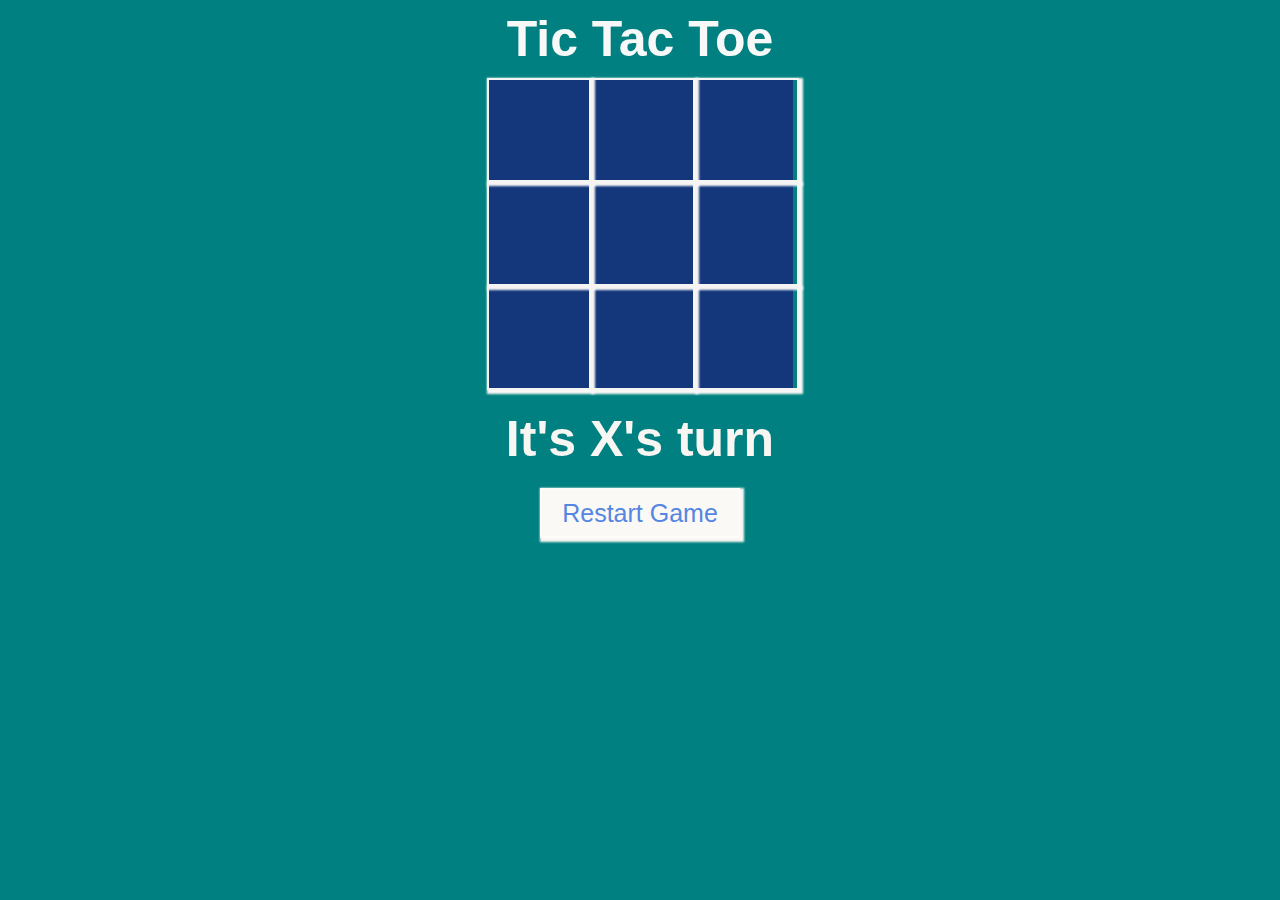
<file: Tic-Tac-Toe-Game/index.html>
<!doctype html>
<html lang="en">
<head>
    <meta charset="UTF-8">
    <meta name="viewport"
          content="width=device-width, user-scalable=no, initial-scale=1.0, maximum-scale=1.0, minimum-scale=1.0">
    <meta http-equiv="X-UA-Compatible" content="ie=edge">
    <title>Tic Tac Toe</title>
    <link rel="stylesheet" href="Style.css">
</head>
<body>
    <section>
        <h1 class="game--title">Tic Tac Toe</h1>
        <div class="game--container">
            <div data-cell-index="0" class="cell"></div>
            <div data-cell-index="1" class="cell"></div>
            <div data-cell-index="2" class="cell"></div>
            <div data-cell-index="3" class="cell"></div>
            <div data-cell-index="4" class="cell"></div>
            <div data-cell-index="5" class="cell"></div>
            <div data-cell-index="6" class="cell"></div>
            <div data-cell-index="7" class="cell"></div>
            <div data-cell-index="8" class="cell"></div>
        </div>
        <h2 class="game--status"></h2>
        <button class="game--restart">Restart Game</button>
    </section>

    <script src="index.js"></script>
</body>
</html>
</file>
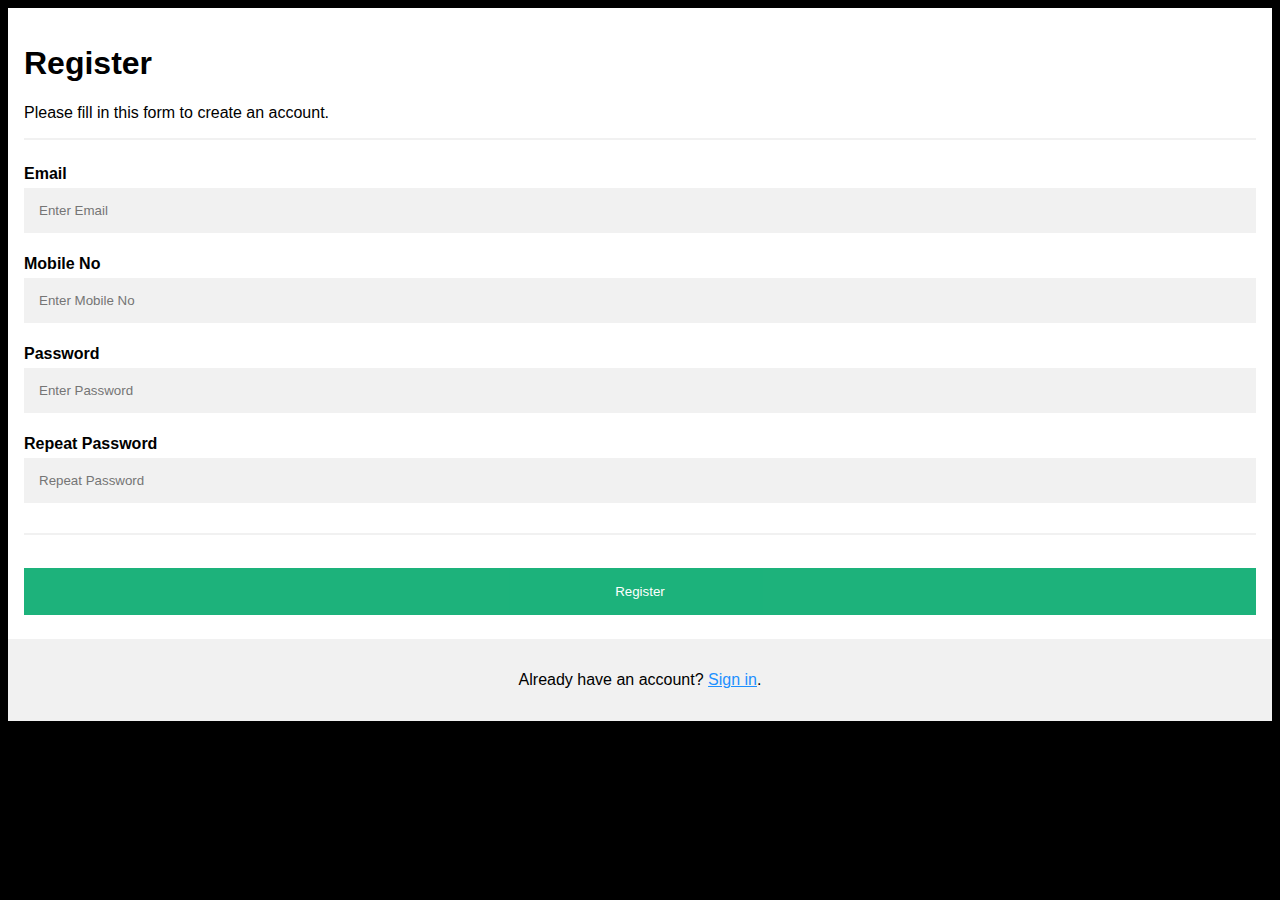
<file: add.html>
<!DOCTYPE html>
<html>
<head>
<meta name="viewport" content="width=device-width, initial-scale=1">
<style>
body {
  font-family: Arial, Helvetica, sans-serif;
  background-color: black;
}

* {
  box-sizing: border-box;
}

.container {
  padding: 16px;
  background-color: white;
}

input[type=text], input[type=password] {
  width: 100%;
  padding: 15px;
  margin: 5px 0 22px 0;
  display: inline-block;
  border: none;
  background: #f1f1f1;
}

input[type=text]:focus, input[type=password]:focus {
  background-color: #ddd;
  outline: none;
}

hr {
  border: 1px solid #f1f1f1;
  margin-bottom: 25px;
}

.registerbtn {
  background-color: #04AA6D;
  color: white;
  padding: 16px 20px;
  margin: 8px 0;
  border: none;
  cursor: pointer;
  width: 100%;
  opacity: 0.9;
}

.registerbtn:hover {
  opacity: 1;
}

a {
  color: dodgerblue;
}

.signin {
  background-color: #f1f1f1;
  text-align: center;
}
</style>
</head>
<body>

<form action="/action_page.php">
  <div class="container">
    <h1>Register</h1>
    <p>Please fill in this form to create an account.</p>
    <hr>

      <label for="email"><b>Email</b></label>
      <input type="text" placeholder="Enter Email" name="email" id="email" required>

      <label for="email"><b>Mobile No</b></label>
      <input type="text" placeholder="Enter Mobile No" name="Mobile No" id="Mobile No" required>

      <label for="psw"><b>Password</b></label>
      <input type="password" placeholder="Enter Password" name="psw" id="psw" required>

      <label for="psw-repeat"><b>Repeat Password</b></label>
      <input type="password" placeholder="Repeat Password" name="psw-repeat" id="psw-repeat" required>
    <hr>

    <button type="submit" class="registerbtn">Register</button>
  </div>
  
  <div class="container signin">
    <p>Already have an account? <a href="#">Sign in</a>.</p>
  </div>
</form>

</body>
</html>
</file>
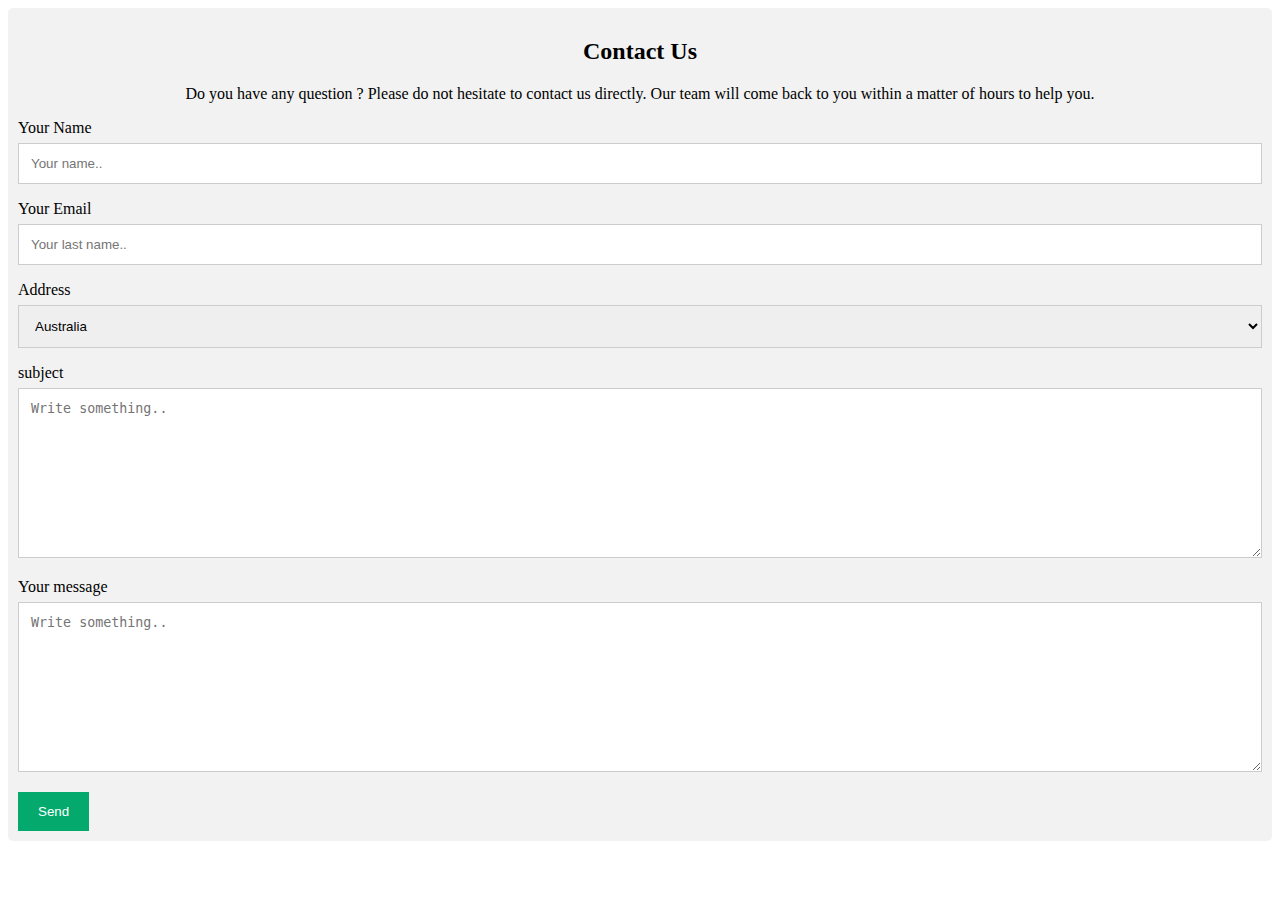
<file: contact.html>
<!DOCTYPE html>
<html>
 
<head>
    <title>Contact Us page</title>
      <link rel="stylesheet"
          href="contact.css">
</head>
 
<body>
    <div class="container">
        <div style="text-align:center">
          <h2>Contact Us</h2>
          <p>Do you have any question ? Please do not hesitate to contact us directly. Our team will come back to you within a matter of hours to help you.</p>
        </div>
        <div class="row">
          
          <div class="column">
            <form action="/action_page.php">
              <label for="fname">Your Name</label>
              <input type="text" id="fname" name="firstname" placeholder="Your name..">
              <label for="lname">Your Email</label>
              <input type="text" id="lname" name="lastname" placeholder="Your last name..">
              <label for="country">Address</label>
              <select id="country" name="country">
                  <option value="australia">Australia</option>
                  <option value="India">India</option>
                <option value="canada">Canada</option>
                <option value="usa">USA</option>
              </select>
              <label for="subject">subject</label>
              <textarea id="subject" name="subject" placeholder="Write something.." style="height:170px"></textarea>
              
              <label for="subject">Your message</label>
              <textarea id="subject" name="subject" placeholder="Write something.." style="height:170px"></textarea>
              <input type="submit" value="Send">
            </form>
          </div>
        </div>
      </div>
</body>
 
</html>
</file>
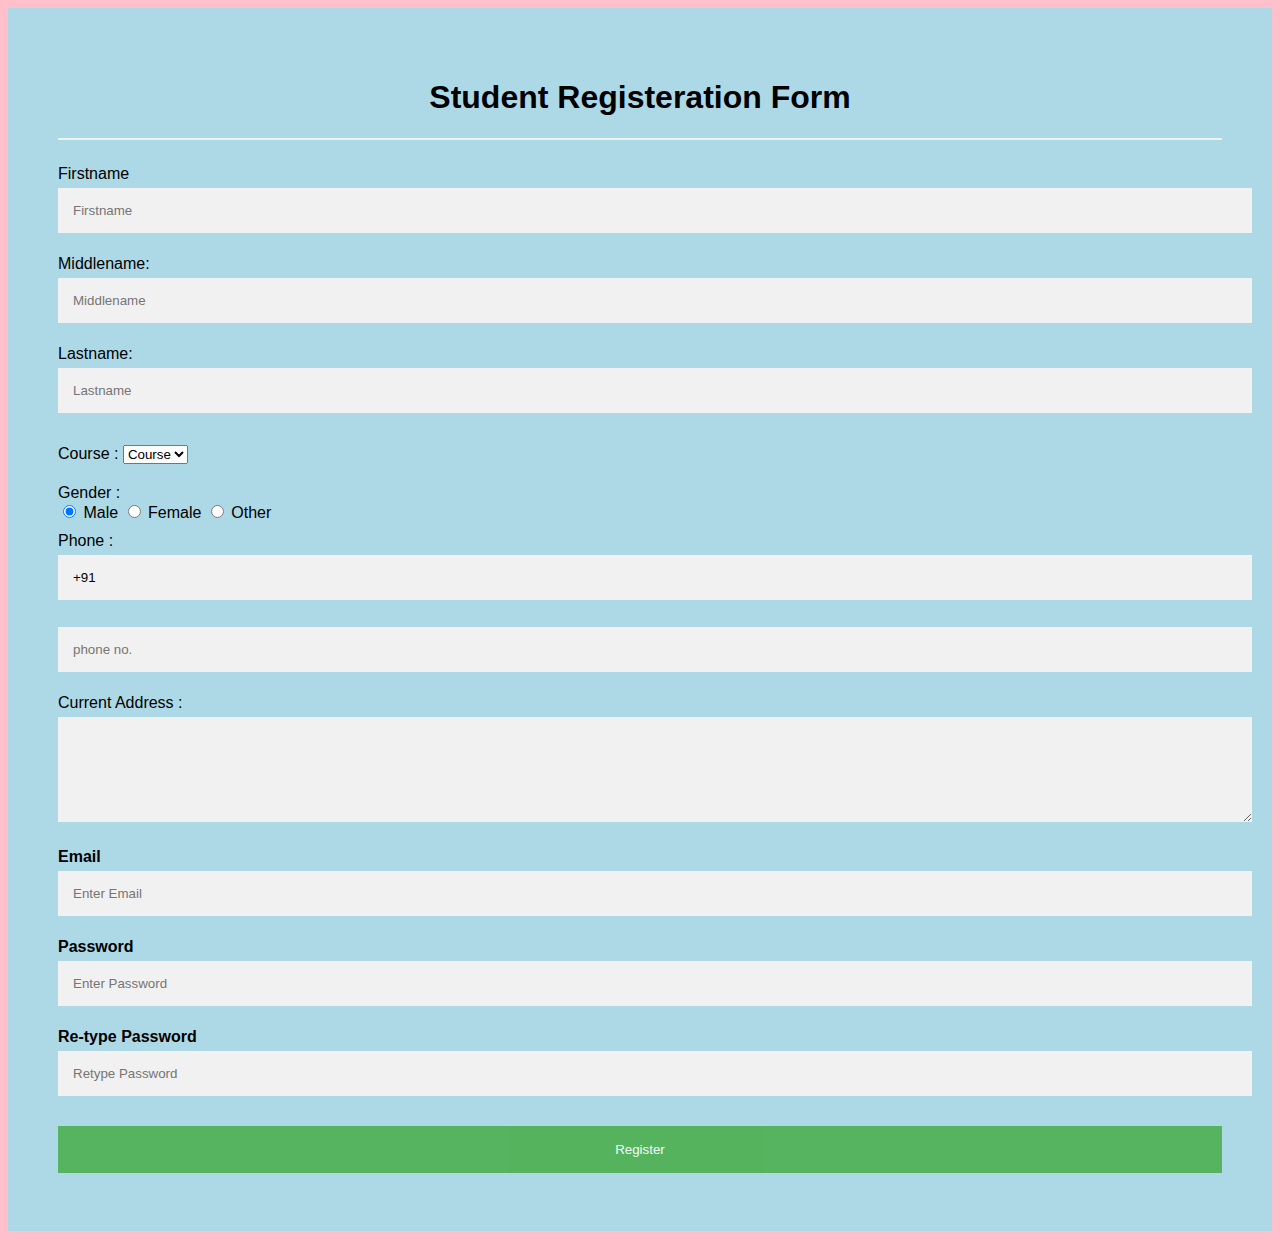
<file: registration-form.html>
<!DOCTYPE html>  
<html>  
<head>  
<meta name="viewport" content="width=device-width, initial-scale=1">  
<style>  
body{  
  font-family: Calibri, Helvetica, sans-serif;  
  background-color: pink;  
}  
.container {  
    padding: 50px;  
  background-color: lightblue;  
}  
  
input[type=text], input[type=password], textarea {  
  width: 100%;  
  padding: 15px;  
  margin: 5px 0 22px 0;  
  display: inline-block;  
  border: none;  
  background: #f1f1f1;  
}  
input[type=text]:focus, input[type=password]:focus {  
  background-color: orange;  
  outline: none;  
}  
 div {  
            padding: 10px 0;  
         }  
hr {  
  border: 1px solid #f1f1f1;  
  margin-bottom: 25px;  
}  
.registerbtn {  
  background-color: #4CAF50;  
  color: white;  
  padding: 16px 20px;  
  margin: 8px 0;  
  border: none;  
  cursor: pointer;  
  width: 100%;  
  opacity: 0.9;  
}  
.registerbtn:hover {  
  opacity: 1;  
}  
</style>  
</head>  
<body>  
<form>  
  <div class="container">  
  <center>  <h1> Student Registeration Form</h1> </center>  
  <hr>  
  <label> Firstname </label>   
<input type="text" name="firstname" placeholder= "Firstname" size="15" required />   
<label> Middlename: </label>   
<input type="text" name="middlename" placeholder="Middlename" size="15" required />   
<label> Lastname: </label>    
<input type="text" name="lastname" placeholder="Lastname" size="15"required />   
<div>  
<label>   
Course :  
</label>   
  
<select>  
<option value="Course">Course</option>  
<option value="BCA">BCA</option>  
<option value="BBA">BBA</option>  
<option value="B.Tech">B.Tech</option>  
<option value="MBA">MBA</option>  
<option value="MCA">MCA</option>  
<option value="M.Tech">M.Tech</option>  
</select>  
</div>  
<div>  
<label>   
Gender :  
</label><br>  
<input type="radio" value="Male" name="gender" checked > Male   
<input type="radio" value="Female" name="gender"> Female   
<input type="radio" value="Other" name="gender"> Other  
  
</div>  
<label>   
Phone :  
</label>  
<input type="text" name="country code" placeholder="Country Code"  value="+91" size="2"/>   
<input type="text" name="phone" placeholder="phone no." size="10"/ required>   
Current Address :  
<textarea cols="80" rows="5" placeholder="Current Address" value="address" required>  
</textarea>  
 <label for="email"><b>Email</b></label>  
 <input type="text" placeholder="Enter Email" name="email" required>  
  
    <label for="psw"><b>Password</b></label>  
    <input type="password" placeholder="Enter Password" name="psw" required>  
  
    <label for="psw-repeat"><b>Re-type Password</b></label>  
    <input type="password" placeholder="Retype Password" name="psw-repeat" required>  
    <button type="submit" class="registerbtn">Register</button>    
</form>  
</body>  
</html>
</file>
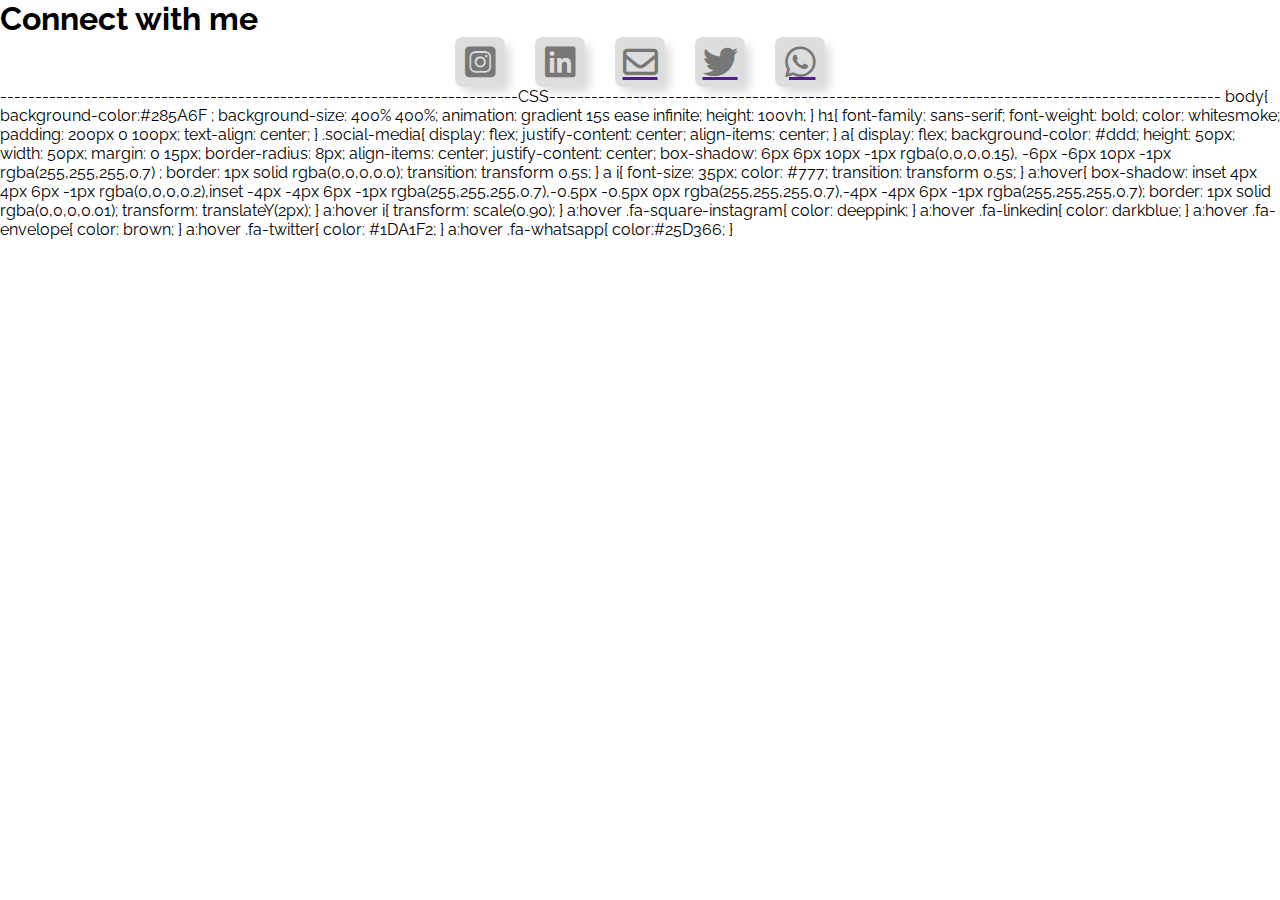
<file: social_media_icons.html>
<!DOCTYPE html>
<html>
<head>
	
	<title>Social Media Icons</title>
	<link rel="stylesheet" href="style.css">
	<link rel="stylesheet" href="https://cdnjs.cloudflare.com/ajax/libs/font-awesome/6.2.0/css/all.min.css">
</head>
<body>
  <h1>Connect with me</h1>  
       <div class="social-media">
           <a href=""><i class="fa-brands fa-square-instagram"></i></a>
           <a href=""><i class="fa-brands fa-linkedin"></i></a>
           <a href=""><i class="fa-regular fa-envelope"></i></a>
           <a href=""><i class="fa-brands fa-twitter"></i></a>
           <a href=""><i class="fa-brands fa-whatsapp"></i></a>
       </div>
</body>
</html>

--------------------------------------------------------------------------CSS------------------------------------------------------------------------------------------------
body{
    background-color:#285A6F ;
    background-size: 400% 400%;
    animation: gradient 15s ease infinite;
    height: 100vh;
}
h1{
    font-family: sans-serif;
    font-weight: bold;
    color: whitesmoke;
    padding: 200px 0 100px;
    text-align: center;
}
.social-media{
           display: flex;
           justify-content: center;
           align-items: center;
       }
       a{
           display: flex;
           background-color: #ddd;
           height: 50px;
           width: 50px;
           margin: 0 15px;
           border-radius: 8px;
           align-items: center;
           justify-content: center;
           box-shadow: 6px 6px 10px -1px rgba(0,0,0,0.15), -6px -6px 10px -1px rgba(255,255,255,0.7) ;
           border: 1px solid rgba(0,0,0,0.0);
           transition: transform 0.5s;
       }
       a i{
           font-size: 35px;
           color: #777;
           transition: transform 0.5s;
       }
       a:hover{
        box-shadow: inset 4px 4px 6px  -1px rgba(0,0,0,0.2),inset -4px -4px 6px -1px rgba(255,255,255,0.7),-0.5px -0.5px 0px rgba(255,255,255,0.7),-4px -4px 6px -1px rgba(255,255,255,0.7);
        border: 1px solid rgba(0,0,0,0.01);
        transform: translateY(2px);
       }
       a:hover i{
           transform: scale(0.90);
       }
       a:hover .fa-square-instagram{
           color: deeppink;
       }
       a:hover .fa-linkedin{
        color: darkblue;
    }
    a:hover .fa-envelope{
        color: brown;
    }
     a:hover .fa-twitter{
        color: #1DA1F2;
    }
     a:hover .fa-whatsapp{
        color:#25D366;
    }
</file>
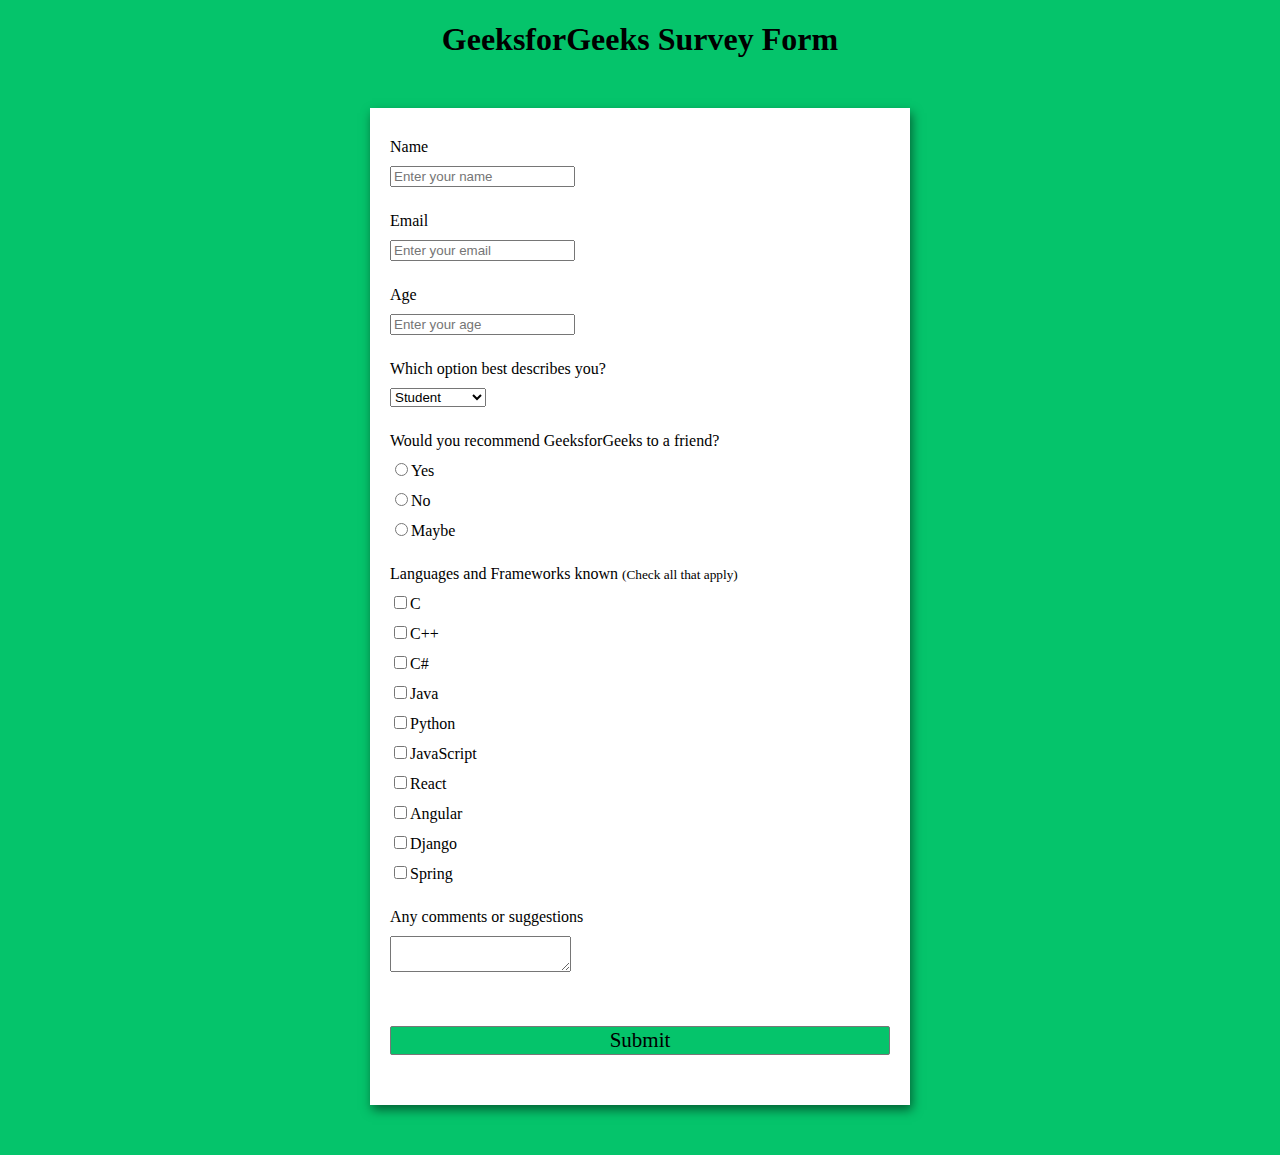
<file: survey.html>
<!DOCTYPE html>
<html lang="en">

<head>
	<meta charset="UTF-8">
	<meta http-equiv="X-UA-Compatible" content="IE=edge">
	<meta name="viewport" content=
		"width=device-width, initial-scale=1.0">
	<title>
		Build a Survey Form using HTML and CSS
	</title>

	<style>
    
		body 
    {  
			background-color: #05c46b;
			font-family: Verdana;
			text-align: center;
		}

		form 
    {
			background-color: #fff;
			max-width: 500px;
			margin: 50px auto;
			padding: 30px 20px;
			box-shadow: 2px 5px 10px rgba(0, 0, 0, 0.5);
		}
		.form-control {
			text-align: left;
			margin-bottom: 25px;
		}

		.form-control label {
			display: block;
			margin-bottom: 10px;
		}

		select, textarea */
		.form-control input,
		.form-control select,
		.form-control textarea {
			border: 1px solid #777;
			border-radius: 2px;
			font-family: inherit;
			padding: 10px;
			display: block;
			width: 95%;
		}

		.form-control input[type="radio"],
		.form-control input[type="checkbox"] {
			display: inline-block;
			width: auto;
		}

		button {
			background-color: #05c46b;
			border: 1px solid #777;
			border-radius: 2px;
			font-family: inherit;
			font-size: 21px;
			display: block;
			width: 100%;
			margin-top: 50px;
			margin-bottom: 20px;
		}
	</style>
</head>

<body>
	<h1>GeeksforGeeks Survey Form</h1>

	<!-- Create Form -->
	<form id="form">

		<!-- Details -->
		<div class="form-control">
			<label for="name" id="label-name">
				Name
			</label>

			<!-- Input Type Text -->
			<input type="text"
				id="name"
				placeholder="Enter your name" />
		</div>

		<div class="form-control">
			<label for="email" id="label-email">
				Email
			</label>

			<!-- Input Type Email-->
			<input type="email"
				id="email"
				placeholder="Enter your email" />
		</div>

		<div class="form-control">
			<label for="age" id="label-age">
				Age
			</label>

			<!-- Input Type Text -->
			<input type="text"
				id="age"
				placeholder="Enter your age" />
		</div>

		<div class="form-control">
			<label for="role" id="label-role">
				Which option best describes you?
			</label>
			
			<!-- Dropdown options -->
			<select name="role" id="role">
				<option value="student">Student</option>
				<option value="intern">Intern</option>
				<option value="professional">
					Professional
				</option>
				<option value="other">Other</option>
			</select>
		</div>

		<div class="form-control">
			<label>
				Would you recommend GeeksforGeeks
				to a friend?
			</label>

			<!-- Input Type Radio Button -->
			<label for="recommed-1">
				<input type="radio"
					id="recommed-1"
					name="recommed">Yes</input>
			</label>
			<label for="recommed-2">
				<input type="radio"
					id="recommed-2"
					name="recommed">No</input>
			</label>
			<label for="recommed-3">
				<input type="radio"
					id="recommed-3"
					name="recommed">Maybe</input>
			</label>
		</div>

		<div class="form-control">
			<label>Languages and Frameworks known
				<small>(Check all that apply)</small>
			</label>
			<!-- Input Type Checkbox -->
			<label for="inp-1">
				<input type="checkbox"
					name="inp">C</input></label>
			<label for="inp-2">
				<input type="checkbox"
					name="inp">C++</input></label>
			<label for="inp-3">
				<input type="checkbox"
					name="inp">C#</input></label>
			<label for="inp-4">
				<input type="checkbox"
					name="inp">Java</input></label>
			<label for="inp-5">
				<input type="checkbox"
					name="inp">Python</input></label>
			<label for="inp-6">
				<input type="checkbox"
					name="inp">JavaScript</input></label>
			<label for="inp-7">
				<input type="checkbox"
					name="inp">React</input></label>
			<label for="inp-7">
				<input type="checkbox"
					name="inp">Angular</input></label>
			<label for="inp-7">
				<input type="checkbox"
					name="inp">Django</input></label>
			<label for="inp-7">
				<input type="checkbox"
					name="inp">Spring</input></label>
		</div>

		<div class="form-control">
			<label for="comment">
				Any comments or suggestions
			</label>

			<!-- multi-line text input control -->
			<textarea name="comment" id="comment"
				placeholder="Enter your comment here">
			</textarea>
		</div>

		<!-- Multi-line Text Input Control -->
		<button type="submit" value="submit">
			Submit
		</button>
	</form>
</body>

</html>
</file>
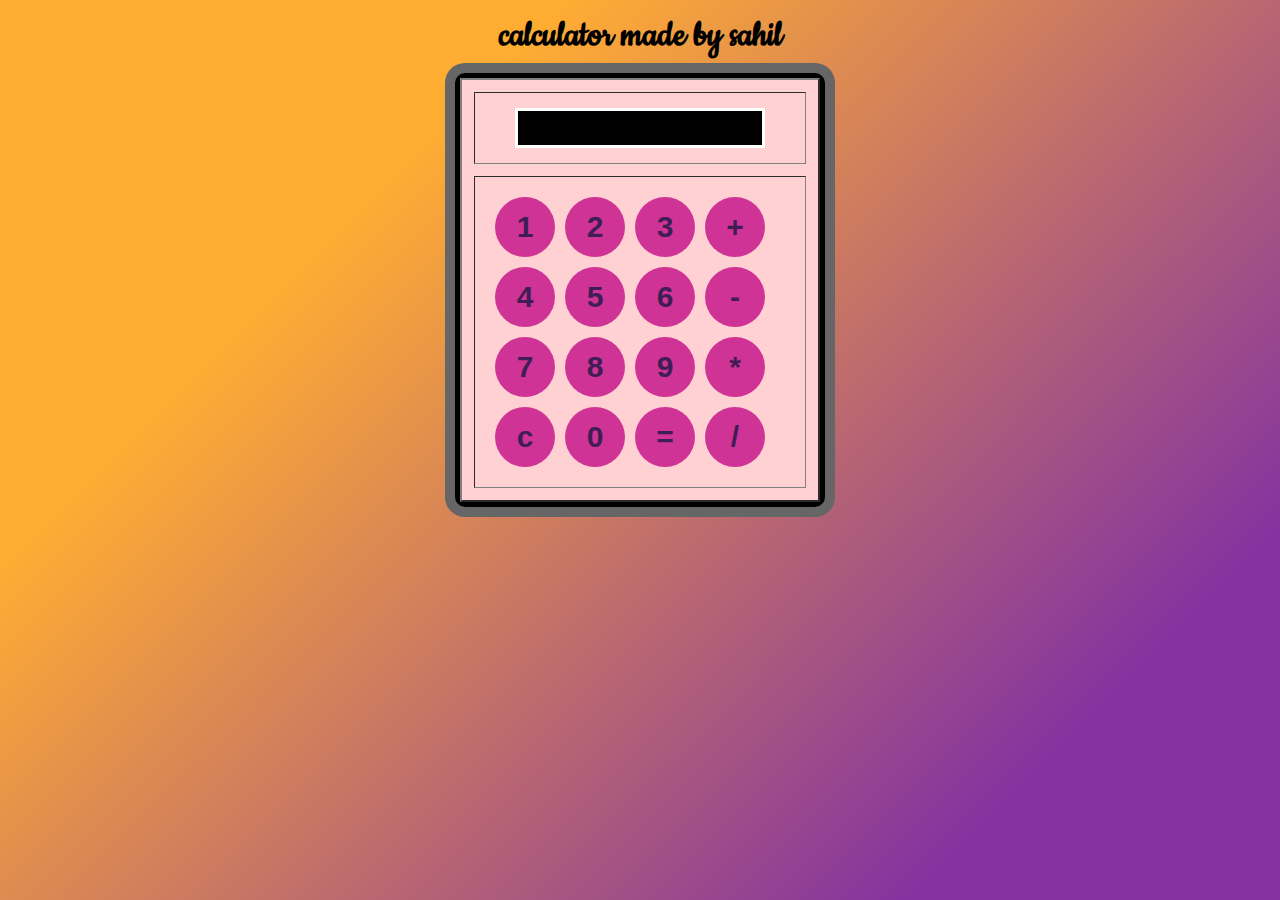
<file: web.html>
<! DOCTYPE html>  
<html>  
    <head>  
    <meta charset="utf-8">  
    <title>  
         Calculator using HTML Example  
    </title>  
    <link href="https://fonts.googleapis.com/css2?family=Cookie&display=swap" rel="stylesheet">  
    <!-- CSS property to create interactive  
        calculator interface -->  
    <style>  
    html {  
  height: 100vh;  
  display: flex;  
  align-items: center;  
  justify-content: center;  
  background-color: #2d3436;  
  background-image: linear-gradient(315deg, #8433A0 17%, #FFAC33 74%);  
  font-family: 'Cookie', cursive;  
}  
.title {  
margin-bottom: 10px;  
padding: 5px 0;  
font-size: 40px;  
font-weight: bold;  
text-align: center;  
color: black;  
font-family: 'Cookie', cursive;  
}  
input[type=button] {  
  width: 60px;  
  height: 60px;  
  float: left;  
  padding: 0;  
  margin: 5px;  
  box-sizing: border-box;  
  background: #D03396;
border: none;  
  font-size: 30px;  
  line-height: 30px;  
  border-radius: 50%;  
  font-weight: 700;  
  color: #3F1E55;  
  cursor: pointer;    
}  
input[type=text] {  
  width: 250px;  
  height: 60px;  
  float: left;  
  padding: 0;  
  box-sizing: border-box;  
  border: none;  
  background: none;  
  color: red;  
  text-align: right;  
  font-weight: 700;  
  font-size: 60px;  
  line-height: 60px;  
  margin: 0 25px;  
  }  
.calculator {  
  background-color: #ffe821;  
  box-shadow: 0px 0px 0px 10px #666;  
  border: 5px solid black;  
  border-radius: 10px;  
}  
#display {  
  height: 40px;  
  text-align: right;  
  background-color: black;  
  border: 3px solid white;  
  font-size: 18px;  
  left: 2px;  
  top: 2px;  
  color: red;  
}  
.btnTop {  
  color: white;  
  background-color: #ffd1d3;  
  font-size: 14px;  
  margin: auto;  
  width: 50px;  
  height: 25px;  
}     
    </style>  
</head>  
<body>  
    <div class = "title"  align="center">  
        calculator made by sahil 
    </div>  
    <form name="Calculator" class = "calculator" >  
<table border="2" align="center" cellpadding="15" cellspacing="12" bgcolor="#ffd1d3">  
<tr>  
<td>  
<input type="text" name="Input" Size="35" id="display">  
<br>  
</td>  
</tr>  
<tr>  
<td>  
<input type="button" name = "one" style="font-size:30px" value=" 1 " OnClick="Calculator.Input.value += '1'">  
<input type="button" name = "two" style = "font-size:30px" value=" 2 " OnCLick="Calculator.Input.value += '2'">  
<input type="button" name = "three" style="font-size:30px" value=" 3 " OnClick="Calculator.Input.value += '3'">  
<input type="button" name="add" class ="btnTop" style="font-size:30px" value=" + " OnClick="Calculator.Input.value += ' + '">  
<br>  
<input type="button" name = "four" style="font-size:30px" value=" 4 " OnClick="Calculator.Input.value += '4'">  
<input type="button" name = "five" style="font-size:30px" value=" 5 " OnCLick="Calculator.Input.value += '5'">  
<input type="button" name = "six" style="font-size:30px" value=" 6 " OnClick="Calculator.Input.value += '6'">  
<input type="button" name = "minus" style="font-size:30px" value=" - " OnClick="Calculator.Input.value += ' - '">  
<br>  
<input type="button" name = "seven" style="font-size:30px" value=" 7 " OnClick="Calculator.Input.value += '7'">  
<input type="button" name = "eight" style="font-size:30px" value=" 8 " OnCLick="Calculator.Input.value += '8'">  
<input type="button" name = "nine" style="font-size:30px" value=" 9 " OnClick="Calculator.Input.value += '9'">  
<input type="button" name = "mul" style="font-size:30px" value=" * "   
OnClick="Calculator.Input.value += ' * '">  
<br>  
<input type="button" name = "clear" style="font-size:30px" value=" c " OnClick="Calculator.Input.value = ''">  
<input type="button" name="zero" style="font-size:30px" value=" 0 " OnClick="Calculator.Input.value += '0'">  
<input type="button" name="DoIt" style="font-size:30px" value=" = " OnClick="Calculator.Input.value = eval(Calculator.Input.value)">  
<input type="button" name="div" style="font-size:30px" value=" / " OnClick="Calculator.Input.value += ' / '">  
<br>  
</td>  
  
</tr>  
</table>  
</form>  
</body>  
</html>
</file>
<file: calendar_UI/app.css>
:root {
  --dark-body: #4d4c5a;
  --dark-main: #141529;
  --dark-second: #79788c;
  --dark-hover: #323048;
  --dark-text: #f8fbff;

  --light-body: #f3f8fe;
  --light-main: #fdfdfd;
  --light-second: #c3c2c8;
  --light-hover: #edf0f5;
  --light-text: #151426;

  --blue: #0000ff;
  --white: #fff;

  --shadow: rgba(100, 100, 111, 0.2) 0px 7px 29px 0px;

  --font-family: cursive;
}

.dark {
  --bg-body: var(--dark-body);
  --bg-main: var(--dark-main);
  --bg-second: var(--dark-second);
  --color-hover: var(--dark-hover);
  --color-txt: var(--dark-text);
}

.light {
  --bg-body: var(--light-body);
  --bg-main: var(--light-main);
  --bg-second: var(--light-second);
  --color-hover: var(--light-hover);
  --color-txt: var(--light-text);
}

* {
  padding: 0;
  margin: 0;
  box-sizing: border-box;
}

html,
body {
  height: 100vh;
  display: grid;
  place-items: center;
  font-family: var(--font-family);
  background-color: var(--bg-body);
}

.calendar {
  height: max-content;
  width: max-content;
  background-color: var(--bg-main);
  border-radius: 30px;
  padding: 20px;
  position: relative;
  overflow: hidden;
  /* transform: scale(1.25); */
}

.light .calendar {
  box-shadow: var(--shadow);
}

.calendar-header {
  display: flex;
  justify-content: space-between;
  align-items: center;
  font-size: 25px;
  font-weight: 600;
  color: var(--color-txt);
  padding: 10px;
}

.calendar-body {
  padding: 10px;
}

.calendar-week-day {
  height: 50px;
  display: grid;
  grid-template-columns: repeat(7, 1fr);
  font-weight: 600;
}

.calendar-week-day div {
  display: grid;
  place-items: center;
  color: var(--bg-second);
}

.calendar-days {
  display: grid;
  grid-template-columns: repeat(7, 1fr);
  gap: 2px;
  color: var(--color-txt);
}

.calendar-days div {
  width: 50px;
  height: 50px;
  display: flex;
  align-items: center;
  justify-content: center;
  padding: 5px;
  position: relative;
  cursor: pointer;
  animation: to-top 1s forwards;
  /* border-radius: 50%; */
}

.calendar-days div span {
  position: absolute;
}

.calendar-days div:hover span {
  transition: width 0.2s ease-in-out, height 0.2s ease-in-out;
}

.calendar-days div span:nth-child(1),
.calendar-days div span:nth-child(3) {
  width: 2px;
  height: 0;
  background-color: var(--color-txt);
}

.calendar-days div:hover span:nth-child(1),
.calendar-days div:hover span:nth-child(3) {
  height: 100%;
}

.calendar-days div span:nth-child(1) {
  bottom: 0;
  left: 0;
}

.calendar-days div span:nth-child(3) {
  top: 0;
  right: 0;
}

.calendar-days div span:nth-child(2),
.calendar-days div span:nth-child(4) {
  width: 0;
  height: 2px;
  background-color: var(--color-txt);
}

.calendar-days div:hover span:nth-child(2),
.calendar-days div:hover span:nth-child(4) {
  width: 100%;
}

.calendar-days div span:nth-child(2) {
  top: 0;
  left: 0;
}

.calendar-days div span:nth-child(4) {
  bottom: 0;
  right: 0;
}

.calendar-days div:hover span:nth-child(2) {
  transition-delay: 0.2s;
}

.calendar-days div:hover span:nth-child(3) {
  transition-delay: 0.4s;
}

.calendar-days div:hover span:nth-child(4) {
  transition-delay: 0.6s;
}

.calendar-days div.curr-date,
.calendar-days div.curr-date:hover {
  background-color: var(--blue);
  color: var(--white);
  border-radius: 50%;
}

.calendar-days div.curr-date span {
  display: none;
}

.month-picker {
  padding: 5px 10px;
  border-radius: 10px;
  cursor: pointer;
}

.month-picker:hover {
  background-color: var(--color-hover);
}

.year-picker {
  display: flex;
  align-items: center;
}

.year-change {
  height: 40px;
  width: 40px;
  border-radius: 50%;
  display: grid;
  place-items: center;
  margin: 0 10px;
  cursor: pointer;
}

.year-change:hover {
  background-color: var(--color-hover);
}

.calendar-footer {
  padding: 10px;
  display: flex;
  justify-content: flex-end;
  align-items: center;
}

.toggle {
  display: flex;
}

.toggle span {
  margin-right: 10px;
  color: var(--color-txt);
}

.dark-mode-switch {
  position: relative;
  width: 48px;
  height: 25px;
  border-radius: 14px;
  background-color: var(--bg-second);
  cursor: pointer;
}

.dark-mode-switch-ident {
  width: 21px;
  height: 21px;
  border-radius: 50%;
  background-color: var(--bg-main);
  position: absolute;
  top: 2px;
  left: 2px;
  transition: left 0.2s ease-in-out;
}

.dark .dark-mode-switch .dark-mode-switch-ident {
  top: 2px;
  left: calc(2px + 50%);
}

.month-list {
  position: absolute;
  width: 100%;
  height: 100%;
  top: 0;
  left: 0;
  background-color: var(--bg-main);
  padding: 20px;
  grid-template-columns: repeat(3, auto);
  gap: 5px;
  display: grid;
  transform: scale(1.5);
  visibility: hidden;
  pointer-events: none;
}

.month-list.show {
  transform: scale(1);
  visibility: visible;
  pointer-events: visible;
  transition: all 0.2s ease-in-out;
}

.month-list > div {
  display: grid;
  place-items: center;
}

.month-list > div > div {
  width: 100%;
  padding: 5px 20px;
  border-radius: 10px;
  text-align: center;
  cursor: pointer;
  color: var(--color-txt);
}

.month-list > div > div:hover {
  background-color: var(--color-hover);
}
@import url('https://fonts.googleapis.com/css2?family=Poppins:ital,wght@0,100;0,200;0,300;0,400;0,500;0,600;0,700;0,800;0,900;1,100;1,200;1,300;1,400;1,500;1,600;1,700;1,800;1,900&display=swap');

*{
    margin: 15;
    padding: 10;
    box-sizing: border-box;
    font-family: 'Poppins', sans-serif;
}
      
@keyframes to-top {
  0% {
      transform: translateY(100%);
      opacity: 0;
  }
  100% {
      transform: translateY(0);
      opacity: 1;
  }
}
</file>
<file: Clonned_youtube/styles.css>
/* Header */

.header {
    display: flex;
    align-items: center;
    padding: 8px 32px 8px 16px;
}

.header__block--right {
    display: flex;
    align-items: center;
}

/* Hamburguer */
.hamburguer {
    margin-right: 16px;
}

.hamburguer__button {
    position: relative;
    width: 24px;
    height: 24px;
    padding: 6px 4px;
}

.hamburguer__item {
    display: block;
    width: 100%;
    height: 1px;
    background-color: #000;
    margin: 4px 0;

}

.hamburguer__item::before,
.hamburguer__item::after {
    content: '';
    position: absolute;
    left: 4px;
    display: block;
    width: calc(100% - 8px);
    height: 1px;
    background-color: #000;
}

.hamburguer__item::before {
    top: 6px;

}
.hamburguer__item::after {
    bottom: 6px;
}

/* Logo */
.logo__link {
    display: block;
    list-style: 0;
}

/* Search */ 
.search {
    max-width: 574px;
    width: 100%;
    margin: 0 auto;
}

.search__form {
    display: flex;
    align-items: center;
    width: 100%;
}

.search__input {
    width: calc(100% - 94px);
    height: 32px;
    background-color: #FFF;
    border: 1px solid #CCC;
    border-radius: 1px 0px 0px 1px;
    border-right: 0;
    padding-left: 12px;

    font-size: 14px;
    line-height: 16px;
    color: #888;
}

.search__button--search {
    display: flex;
    justify-content: center;
    align-items: center;

    max-width: 54px;
    width: 100%;
    height: 32px;
    background-color: #F8F8F8;
    border: 1px solid #CCC;
    border: 0px 1px 1px 1px;
    margin-right: 8px;
}

.search__button--voice {
    display: flex;
    justify-content: center;
    align-items: center;

    width: 32px;
    height: 32px;
    background-color: #F9F9F9;
    border-radius: 20px;
}

/* Menu User Actions */ 

.menu-user-actions {
    margin-right: 24px;
}

.menu-user-actions__list {
    display: flex;
    align-items: center;
}

.menu-user-actions__item:not(:last-child) {
    margin-right: 20px;
}

.menu-user-link,
.menu-user-profile,
.logo__link {
    display: block;
    line-height: 0;
}

/* Main */
.main {
    display: flex;
}

/* Sidebar */
.sidebar {
    max-width: 196px;
    width: 100%;
    height: calc(100vh - 48px);
    overflow-y: scroll;
    padding-top: 12px;
}

.sidebar::-webkit-scrollbar {
    width: 6px;
}

.sidebar::-webkit-scrollbar-thumb {
    background-color: #909090;
    border-radius: 20px;
}

/* Menu Group */

.menu-group__title {
    font-size: 12px;
    font-size: 600;
    line-height: 14px;
    text-transform: uppercase;
    color: #636363;
    padding-left: 12px;
    margin: 0 0 18px 0;
}

.menu-group:not(:last-child) {
    border-bottom: 1px solid #E5E5E5;
    padding-bottom: 12px;
    margin-bottom: 12px;
}

.menu-group__link {
    display: flex;
    align-items: center;
    padding: 10px 20px;
}

.menu-group__link--active {
    background-color: #D9D9D9;
}

.menu-group__icon {
    margin-right: 16px;
}

.menu-group__text {
    display: block;
    font-weight: normal;
    font-size: 12px;
    line-height: 14px;
    color: #000;
}

.menu-group__link--active .menu-group__text {
    font-weight: 500;
}

.menu-group__alert {
    display: block;
    width: 4px;
    height: 4px;
    background-color: #065FD4;
    border-radius: 100px;
    margin-left: auto;
}

/* ------ Content ------ */

.main-content {
    width: calc(100% - 196px);
}

/* Categories */

.categories {
    padding: 12px 20px;
    border-top: 1px solid #E8E8E8;
    border-bottom: 1px solid #E8E8E8;
}

.categories__list {
    display: flex;
    align-items: center;

    gap: 0 10px;
    
}

.categories__button {
    padding: 6px 12px;
    background-color: #F2F2F2;
    border: 0.5px solid #D9D9D9;
    border-radius: 16px;

    transition: all ease-in-out .2s;
}

.categories__button--active,
.categories__button:hover {
    background-color: #000;
    border-color: #000;
    color: #FFF;
}

/* Banner */

.banner {
    position: relative;
    margin-bottom: 48px;
}

.banner__img {
    width: 100%;
}

.banner_info {
    position: absolute;
    top: calc(50% - 12px);
    transform: translateY(-50%);
    left: 20px;
}

.banner__logo {
    margin-bottom: 16px;
}

.banner__title {
    max-width: 280px;
    display: flex;
    align-items: center;

    font-family: 'Rubik', sans-serif;
    font-weight: 600;
    font-size: 26px;
    line-height: 31px;
    margin-bottom: 24px;

    color: #000;
}

.banner__link {
    padding: 10px 16px;
    border: 1.5px solid #065FD4;
    border-radius: 2px;
    font-weight: 600;
    font-size: 12px;
    line-height: 14px;
    text-transform: uppercase;
    color: #065FD4;   
}

.banner__close {
    position: absolute;
    top: calc(50% - 74px);
    right: 45px;

    transform: translateY(-50%);
}

/* Gallery */

.gallery {
    padding: 0 28px 48px 20px;
}

.gallery__list {
    display: flex;
    align-items: flex-start;
    flex-wrap: wrap;
    gap: 36px 12px;
}

.gallery__item {
    width: calc(25% - ((3 * 12px) / 4))
}

.gallery-video__thumb {
    position: relative;
    line-height: 0;
    margin-bottom: 10px;
}

.gallery-video__image {
    width: 100%;
}

.gallery-video__time {
    position: absolute;
    right: 4px;
    bottom: 4px;

    background: rgba(0,0,0,0.99);
    border-radius: 2px;

    font-weight: 500;
    font-size: 10px;
    line-height: 12px;
    text-align: center;
    color: #FFF;

    padding: 2px 3px;
}

.gallery-video__info {
    display: flex;
    align-items: flex-start;
}

.gallery-video__block--left {
    margin-right: 12px;
    line-height: 0;
}

.gallery-video__name {
    display: block;
    font-weight: 600;
    font-size: 13px;
    line-height: 18px;
    margin-bottom: 6px;

    display: flex;
    align-items: center;

    color: #000;
}

.gallery-video__name-user {
    display: block;
    font-weight: normal;
    font-size: 12px;
    line-height: 14px;

    display: flex;
    align-items: center;
    color: #727272;
    margin-bottom: 4px;
}

.gallery-video__icon--check {
    margin-left: 6px;
}

.gallery-video__text {
    display: block;
    font-weight: normal;
    font-size: 12px;
    line-height: 14px;
    color: #727272;
}
</file>
<file: Tic-Tac-Toe-Game/Style.css>
body {
    font-family: "Arial", sans-serif;
    background-color: teal;
}

section {
    text-align: center;
}

.game--title {
    font-size: 50px;
    color: #f6f9f7;
    margin: 10px auto;
}

.game--container {
    
    display: grid;
    grid-template-columns: repeat(3, auto);
    width: 306px;
    margin: 10px auto;
    background-color: #14377c;
    color: #f4f8f8;
}

.cell {
    font-family: "Permanent Marker", cursive;
    width: 100px;
    height: 100px;
    box-shadow: 2px 2px 2px 2px #f7f7f6;
    border: 2px solid #f6f4f2;
    cursor: pointer;
    line-height: 100px;
    font-size: 60px;
}

.game--status {
    font-size: 50px;
    color: #f7f6f3;
    margin: 20px auto;
}

.game--restart {
    background-color: #faf9f5;
    width: 200px;
    height: 50px;
    font-size: 25px;
    color: #5586e2;
    box-shadow: 2px 2px 2px 2px #f9f7f5;
    border: 2px solid #fefbf9;
}
</file>
<file: contact.css>
* {
    box-sizing: border-box;
  }
  
  /* Style inputs */
  input[type=text], select, textarea {
    width: 100%;
    padding: 12px;
    border: 1px solid #ccc;
    margin-top: 6px;
    margin-bottom: 16px;
    resize: vertical;
  }
  
  input[type=submit] {
    background-color: #04AA6D;
    color: white;
    padding: 12px 20px;
    border: none;
    cursor: pointer;
  }
  
  input[type=submit]:hover {
    background-color: #45a049;
  }
  
  /* Style the container/contact section */
  .container {
    border-radius: 5px;
    background-color: #f2f2f2;
    padding: 10px;
  }
  
  /* Create two columns that float next to eachother */
  
  
  /* Clear floats after the columns */
  .row:after {
    content: "";
    display: table;
    clear: both;
  }
  
  /* Responsive layout - when the screen is less than 600px wide, make the two columns stack on top of each other instead of next to each other */
  @media screen and (max-width: 600px) {
    .column, input[type=submit] {
      width: 100%;
      margin-top: 0;
    }
  }
</file>
<file: style.css>
@import url('https://fonts.googleapis.com/css?family=Raleway:400,700');

* {
	box-sizing: border-box;
	margin: 0;
	padding: 0;	
	font-family: Raleway, sans-serif;
}

body {
	background-color: transparent;
}

.container {
	display: flex;
	align-items: center;
	justify-content: center;
	min-height: 100vh;
}

.screen {		
	background: linear-gradient(90deg, transparent, #4f96d8);		
	position: relative;	
	height: 600px;
	width: 360px;	
	box-shadow: 0px 0px 24px #5C5696;
}

.screen__content {
	z-index: 1;
	position: relative;	
	height: 100%;
}

.screen__background {		
	position: absolute;
	top: 0;
	left: 0;
	right: 0;
	bottom: 0;
	z-index: 0;
	-webkit-clip-path: inset(0 0 0 0);
	clip-path: inset(0 0 0 0);	
}

.login {
	width: 320px;
	padding: 30px;
	padding-top: 100px;
}

.login__field {
	padding: 20px 0px;	
	position: relative;	
}

.login__icon {
	position: absolute;
	top: 30px;
}

.login__input {
	border: none;
	border-bottom: 2px solid #00000c;
	background: none;
	padding: 10px;
	padding-left: 10px;
	font-weight: 700;
	width: 75%;
	transition: .2s;
}


.login__input:active,
.login__input:focus,
.login__input:hover {
	outline: none;
	border-bottom-color: #6A679E;
}

.login__submit {
	background: #fff;
	font-size: 14px;
	margin-top: 30px;
	padding: 16px 20px;
	border-radius: 26px;
	border: 1px solid #D4D3E8;
	text-transform: uppercase;
	font-weight: 700;
	display: flex;
	align-items: center;
	width: 100%;
	color: chocolate;
	box-shadow: 0px 2px 2px #5C5696;
	cursor: pointer;
	transition: .2s;
}

.login__submit:active,
.login__submit:focus,
.login__submit:hover {
	border-color: #6A679E;
	outline: none;
}

.button__icon {
	font-size: 24px;
	margin-left: auto;
	color: #7875B5;
}


.social-media{
           display: flex;
           justify-content: center;
           align-items: center;
       }
       a{
           display: flex;
           background-color: #ddd;
           height: 50px;
           width: 50px;
           margin: 0 15px;
           border-radius: 8px;
           align-items: center;
           justify-content: center;
           box-shadow: 6px 6px 10px -1px rgba(0,0,0,0.15), -6px -6px 10px -1px rgba(255,255,255,0.7) ;
           border: 1px solid rgba(0,0,0,0.0);
           transition: transform 0.5s;
       }
       a i{
           font-size: 35px;
           color: #777;
           transition: transform 0.5s;
       }
       a:hover{
        box-shadow: inset 4px 4px 6px  -1px rgba(0,0,0,0.2),inset -4px -4px 6px -1px rgba(255,255,255,0.7),-0.5px -0.5px 0px rgba(255,255,255,0.7),-4px -4px 6px -1px rgba(255,255,255,0.7);
        border: 1px solid rgba(0,0,0,0.01);
        transform: translateY(2px);
       }
       a:hover i{
           transform: scale(0.90);
       }
       a:hover .fa-square-instagram{
           color: deeppink;
       }
       a:hover .fa-linkedin{
        color: darkblue;
    }

     a:hover .fa-twitter{
        color: #1DA1F2;
    }
</file>
